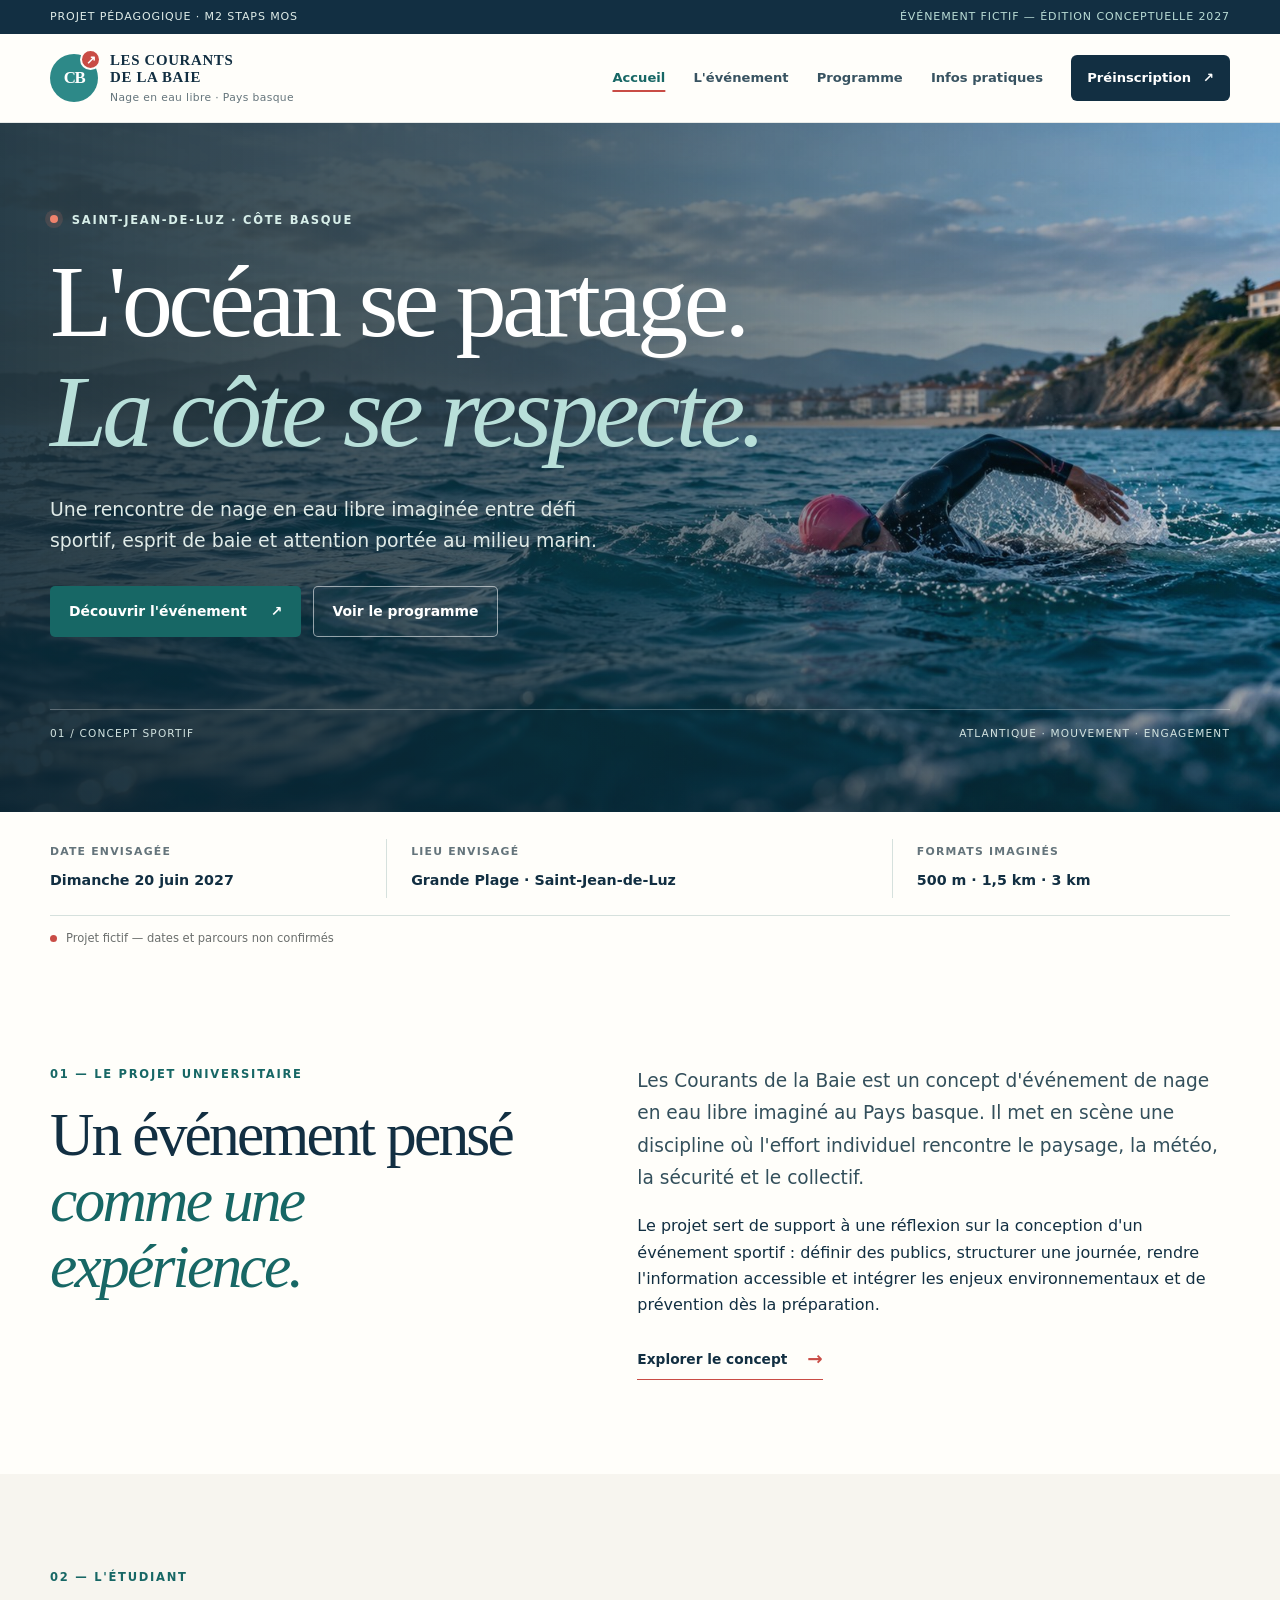
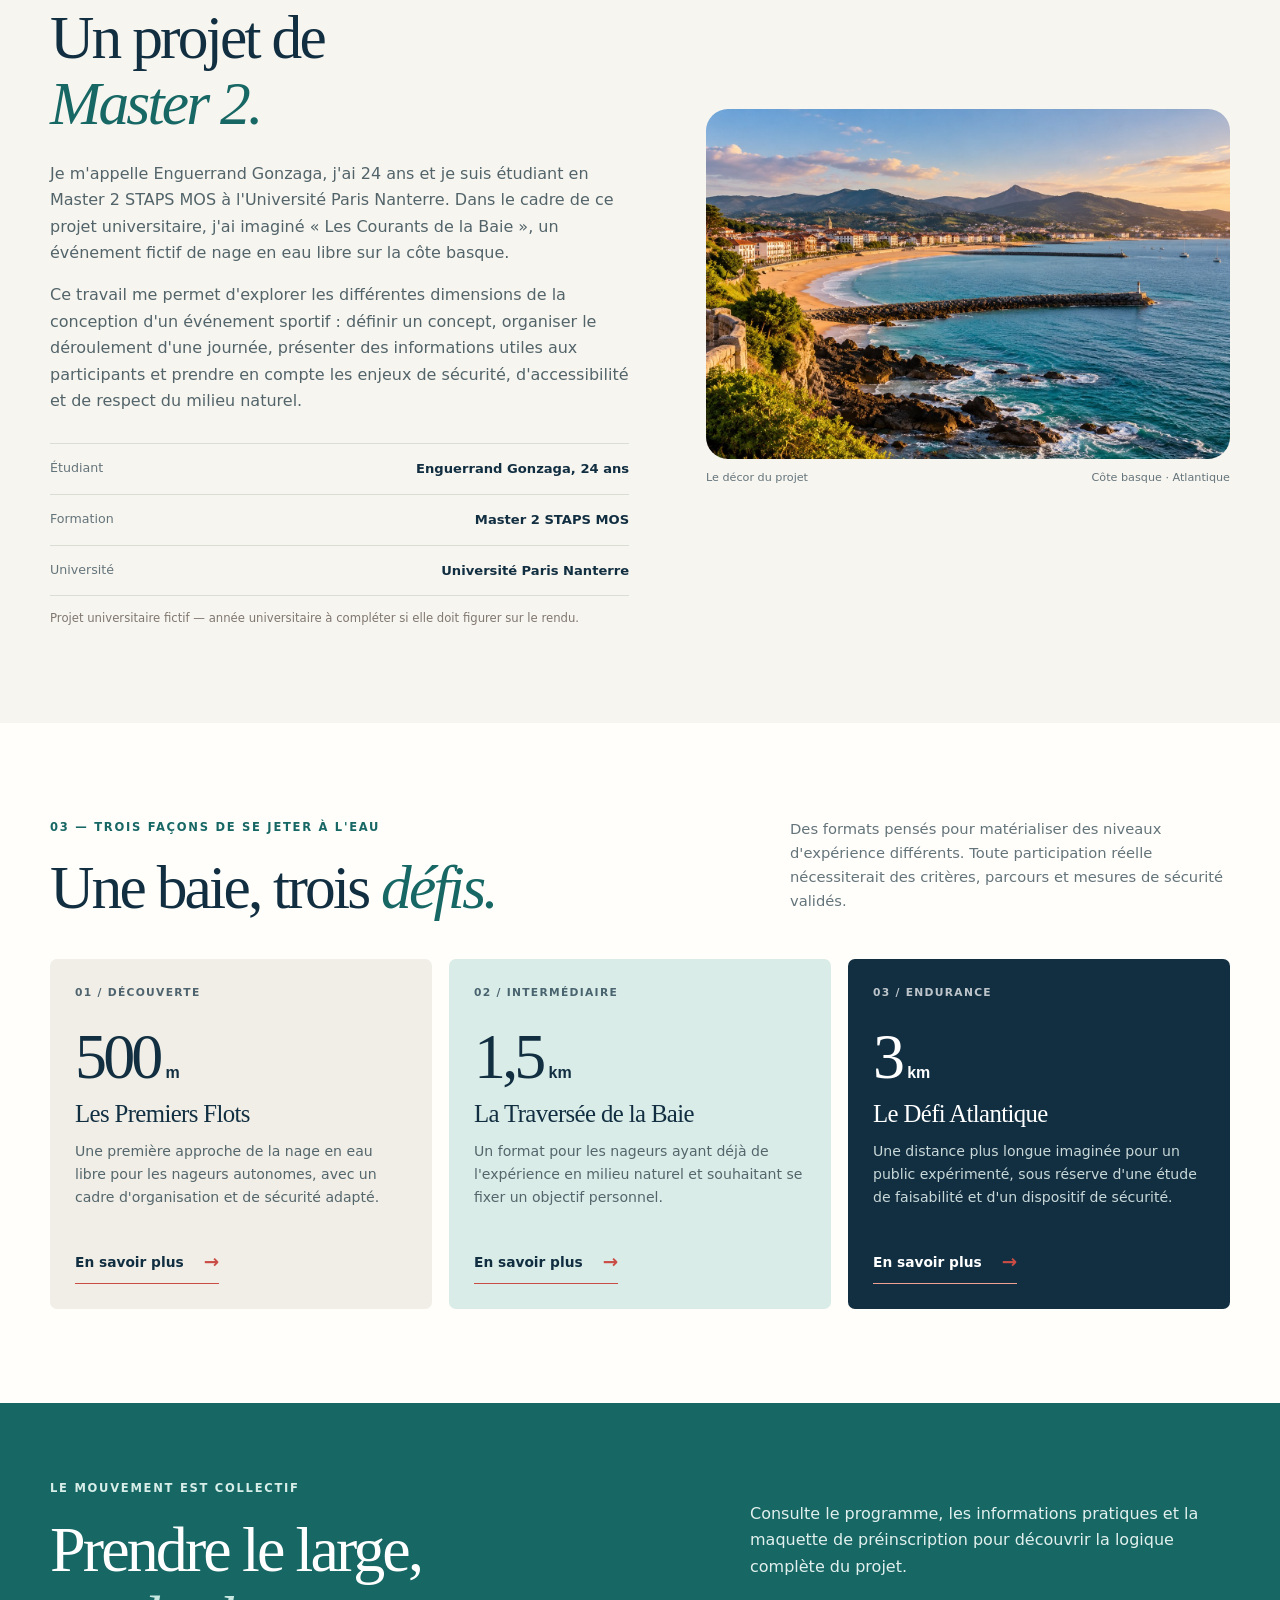
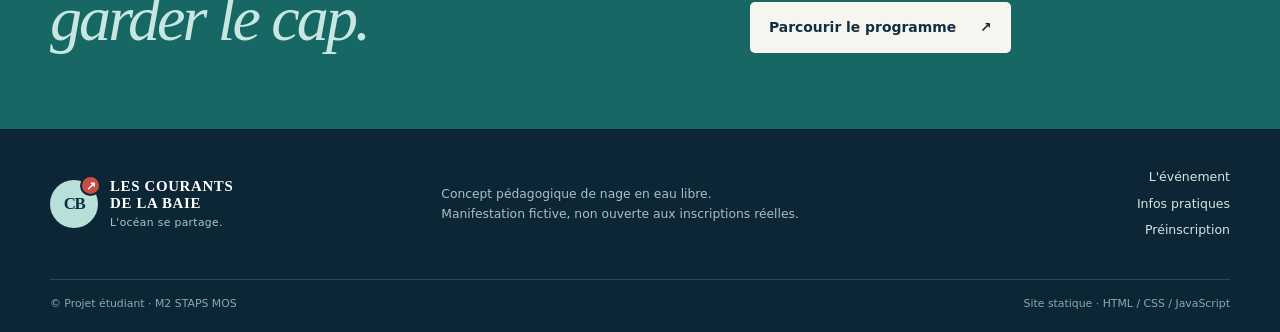
<file: index.html>
<!doctype html>
<html lang="fr">
<head>
  <meta charset="utf-8">
  <meta name="viewport" content="width=device-width, initial-scale=1">
  <meta name="description" content="Les Courants de la Baie : un concept pédagogique de nage en eau libre imaginé sur la côte basque dans le cadre d'un projet M2 STAPS MOS.">
  <title>Les Courants de la Baie — Accueil</title>
  <link rel="stylesheet" href="style.css">
  <script src="script.js" defer></script>
</head>
<body>
  <a class="skip-link" href="#contenu">Aller au contenu</a>
  <div class="topline"><span>Projet pédagogique · M2 STAPS MOS</span><span>Événement fictif — édition conceptuelle 2027</span></div>
  <header class="site-header">
    <a class="brand" href="index.html" aria-label="Les Courants de la Baie, accueil">
      <span class="brand-mark" aria-hidden="true">CB<span>↗</span></span>
      <span class="brand-copy"><strong>LES COURANTS<br>DE LA BAIE</strong><small>Nage en eau libre · Pays basque</small></span>
    </a>
    <button class="nav-toggle" type="button" aria-expanded="false" aria-controls="navigation-principale"><span></span><span></span><span></span><span class="sr-only">Ouvrir le menu</span></button>
    <nav class="main-nav" id="navigation-principale" aria-label="Navigation principale">
      <a href="index.html" aria-current="page">Accueil</a>
      <a href="evenement.html">L'événement</a>
      <a href="programme.html">Programme</a>
      <a href="infos-pratiques.html">Infos pratiques</a>
      <a class="nav-cta" href="inscriptions.html">Préinscription <span aria-hidden="true">↗</span></a>
    </nav>
  </header>

  <main id="contenu">
    <section class="hero hero-home">
      <img class="hero-image" src="./images/nageur-atlantique.jpg" alt="Nageur en eau libre dans l'océan, devant une côte montagneuse au soleil levant">
      <div class="hero-scrim"></div>
      <div class="hero-content container">
        <p class="eyebrow eyebrow-light"><span class="eyebrow-dot"></span> Saint-Jean-de-Luz · Côte basque</p>
        <h1>L'océan se partage.<br><em>La côte se respecte.</em></h1>
        <p class="hero-intro">Une rencontre de nage en eau libre imaginée entre défi sportif, esprit de baie et attention portée au milieu marin.</p>
        <div class="button-row">
          <a class="button button-primary" href="evenement.html">Découvrir l'événement <span aria-hidden="true">↗</span></a>
          <a class="button button-ghost" href="programme.html">Voir le programme</a>
        </div>
        <div class="hero-footnote"><span>01 / CONCEPT SPORTIF</span><span>Atlantique · mouvement · engagement</span></div>
      </div>
    </section>

    <section class="event-strip container" aria-label="Informations principales">
      <div class="strip-item"><span class="strip-label">Date envisagée</span><strong>Dimanche 20 juin 2027</strong></div>
      <div class="strip-item"><span class="strip-label">Lieu envisagé</span><strong>Grande Plage · Saint-Jean-de-Luz</strong></div>
      <div class="strip-item"><span class="strip-label">Formats imaginés</span><strong>500 m · 1,5 km · 3 km</strong></div>
      <div class="strip-note"><span class="status-dot"></span> Projet fictif — dates et parcours non confirmés</div>
    </section>

    <section class="section container section-intro">
      <div class="section-heading">
        <p class="eyebrow">01 — Le projet universitaire</p>
        <h2>Un événement pensé<br><em>comme une expérience.</em></h2>
      </div>
      <div class="intro-copy">
        <p class="lead">Les Courants de la Baie est un concept d'événement de nage en eau libre imaginé au Pays basque. Il met en scène une discipline où l'effort individuel rencontre le paysage, la météo, la sécurité et le collectif.</p>
        <p>Le projet sert de support à une réflexion sur la conception d'un événement sportif : définir des publics, structurer une journée, rendre l'information accessible et intégrer les enjeux environnementaux et de prévention dès la préparation.</p>
        <a class="text-link" href="evenement.html">Explorer le concept <span aria-hidden="true">→</span></a>
      </div>
    </section>

    <section class="section section-muted">
      <div class="container profile-grid">
        <div class="profile-panel">
          <p class="eyebrow">02 — L'étudiant</p>
          <h2>Un projet de<br><em>Master 2.</em></h2>
          <p>Je m'appelle Enguerrand Gonzaga, j'ai 24 ans et je suis étudiant en Master 2 STAPS MOS à l'Université Paris Nanterre. Dans le cadre de ce projet universitaire, j'ai imaginé « Les Courants de la Baie », un événement fictif de nage en eau libre sur la côte basque.</p>
          <p>Ce travail me permet d'explorer les différentes dimensions de la conception d'un événement sportif : définir un concept, organiser le déroulement d'une journée, présenter des informations utiles aux participants et prendre en compte les enjeux de sécurité, d'accessibilité et de respect du milieu naturel.</p>
          <div class="student-fields">
            <div><span>Étudiant</span><strong>Enguerrand Gonzaga, 24 ans</strong></div>
            <div><span>Formation</span><strong>Master 2 STAPS MOS</strong></div>
            <div><span>Université</span><strong>Université Paris Nanterre</strong></div>
          </div>
          <p class="micro-note">Projet universitaire fictif — année universitaire à compléter si elle doit figurer sur le rendu.</p>
        </div>
        <figure class="profile-visual">
          <img src="./images/baie-basque.jpg" alt="Baie littorale aux maisons blanches, plage, digue et montagnes à l'horizon">
          <figcaption><span>Le décor du projet</span><span>Côte basque · Atlantique</span></figcaption>
        </figure>
      </div>
    </section>

    <section class="section container">
      <div class="section-heading section-heading-wide">
        <div><p class="eyebrow">03 — Trois façons de se jeter à l'eau</p><h2>Une baie, trois <em>défis.</em></h2></div>
        <p>Des formats pensés pour matérialiser des niveaux d'expérience différents. Toute participation réelle nécessiterait des critères, parcours et mesures de sécurité validés.</p>
      </div>
      <div class="distance-grid">
        <article class="distance-card distance-card-light"><span class="card-index">01 / DÉCOUVERTE</span><p class="distance">500<span>m</span></p><h3>Les Premiers Flots</h3><p>Une première approche de la nage en eau libre pour les nageurs autonomes, avec un cadre d'organisation et de sécurité adapté.</p><a class="text-link" href="evenement.html#formats">En savoir plus <span aria-hidden="true">→</span></a></article>
        <article class="distance-card distance-card-teal"><span class="card-index">02 / INTERMÉDIAIRE</span><p class="distance">1,5<span>km</span></p><h3>La Traversée de la Baie</h3><p>Un format pour les nageurs ayant déjà de l'expérience en milieu naturel et souhaitant se fixer un objectif personnel.</p><a class="text-link" href="evenement.html#formats">En savoir plus <span aria-hidden="true">→</span></a></article>
        <article class="distance-card distance-card-dark"><span class="card-index">03 / ENDURANCE</span><p class="distance">3<span>km</span></p><h3>Le Défi Atlantique</h3><p>Une distance plus longue imaginée pour un public expérimenté, sous réserve d'une étude de faisabilité et d'un dispositif de sécurité.</p><a class="text-link text-link-light" href="evenement.html#formats">En savoir plus <span aria-hidden="true">→</span></a></article>
      </div>
    </section>

    <section class="closing-band">
      <div class="container closing-content"><div><p class="eyebrow eyebrow-light">Le mouvement est collectif</p><h2>Prendre le large,<br><em>garder le cap.</em></h2></div><div><p>Consulte le programme, les informations pratiques et la maquette de préinscription pour découvrir la logique complète du projet.</p><a class="button button-light" href="programme.html">Parcourir le programme <span aria-hidden="true">↗</span></a></div></div>
    </section>
  </main>
  <footer class="site-footer"><div class="container footer-main"><a class="brand brand-footer" href="index.html"><span class="brand-mark" aria-hidden="true">CB<span>↗</span></span><span class="brand-copy"><strong>LES COURANTS<br>DE LA BAIE</strong><small>L'océan se partage.</small></span></a><p>Concept pédagogique de nage en eau libre.<br>Manifestation fictive, non ouverte aux inscriptions réelles.</p><nav aria-label="Navigation de pied de page"><a href="evenement.html">L'événement</a><a href="infos-pratiques.html">Infos pratiques</a><a href="inscriptions.html">Préinscription</a></nav></div><div class="container footer-bottom"><span>© Projet étudiant · M2 STAPS MOS</span><span>Site statique · HTML / CSS / JavaScript</span></div></footer>
</body>
</html>
</file>
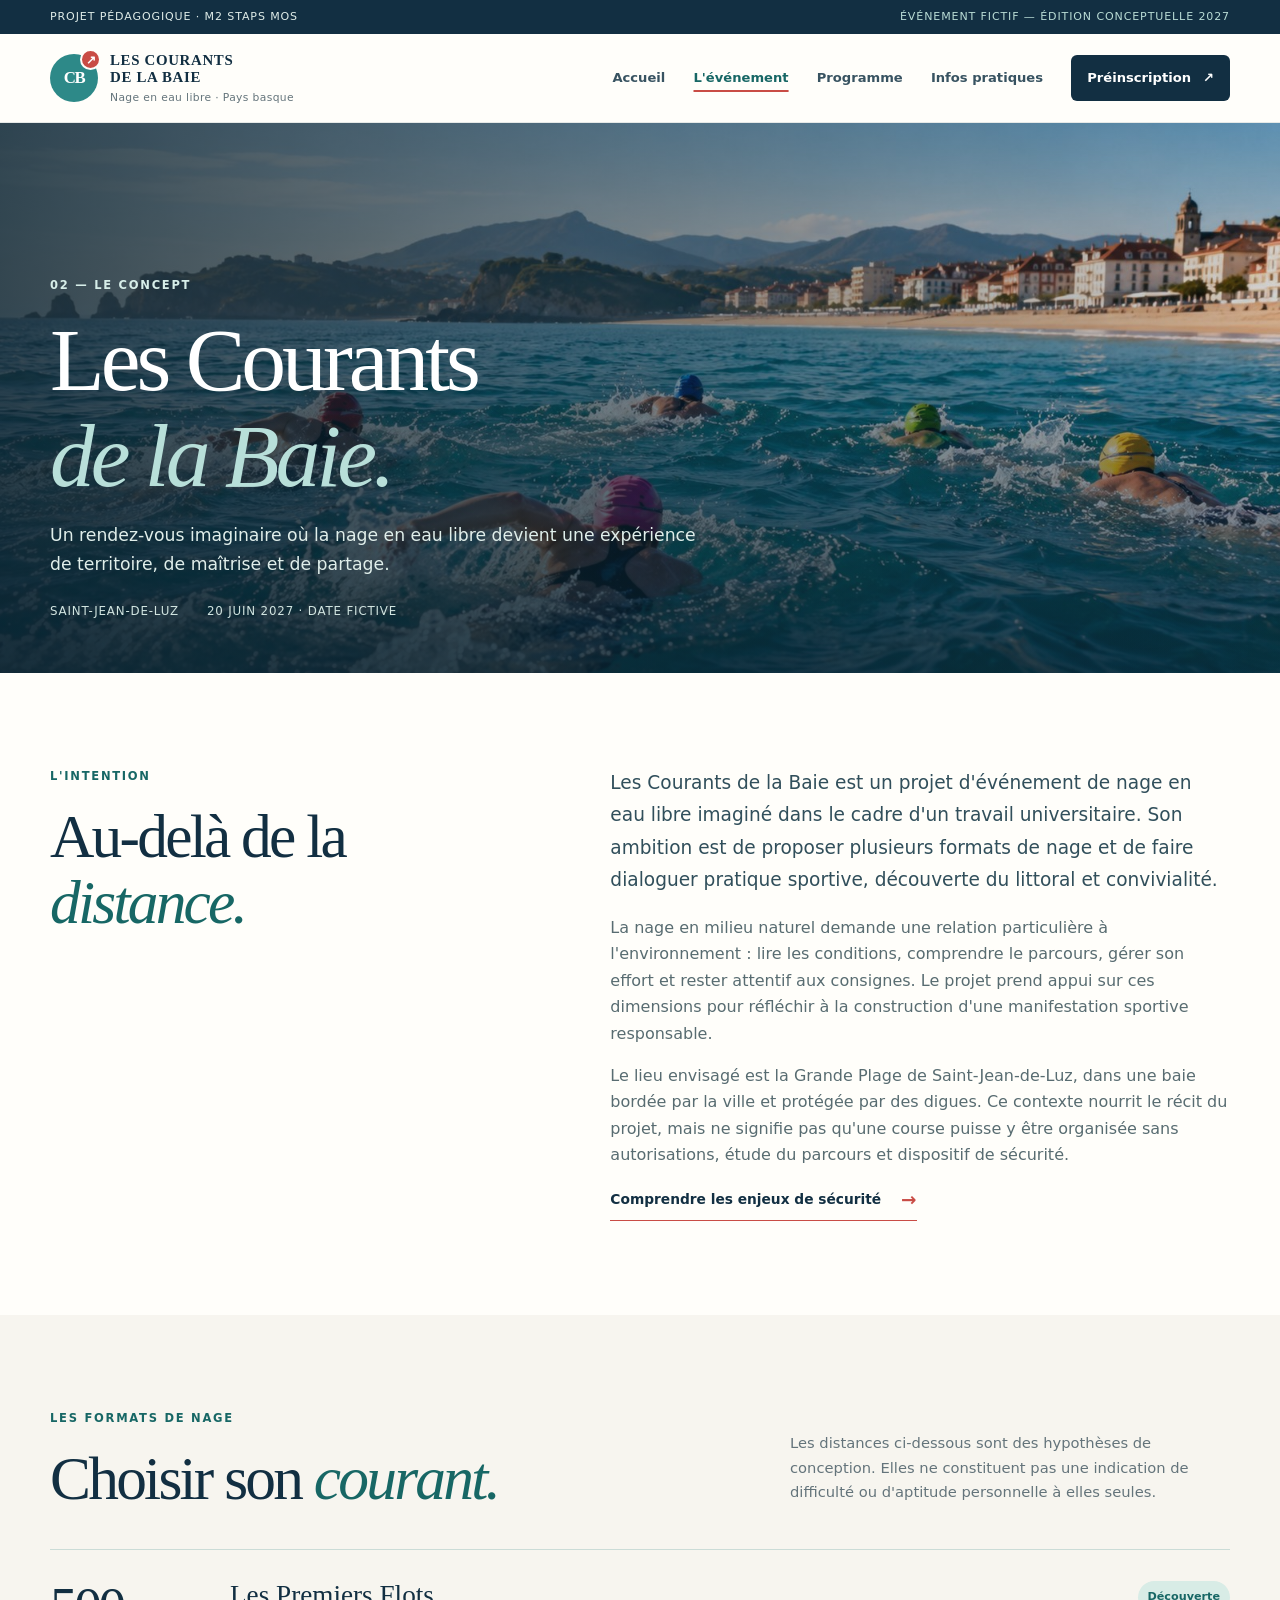
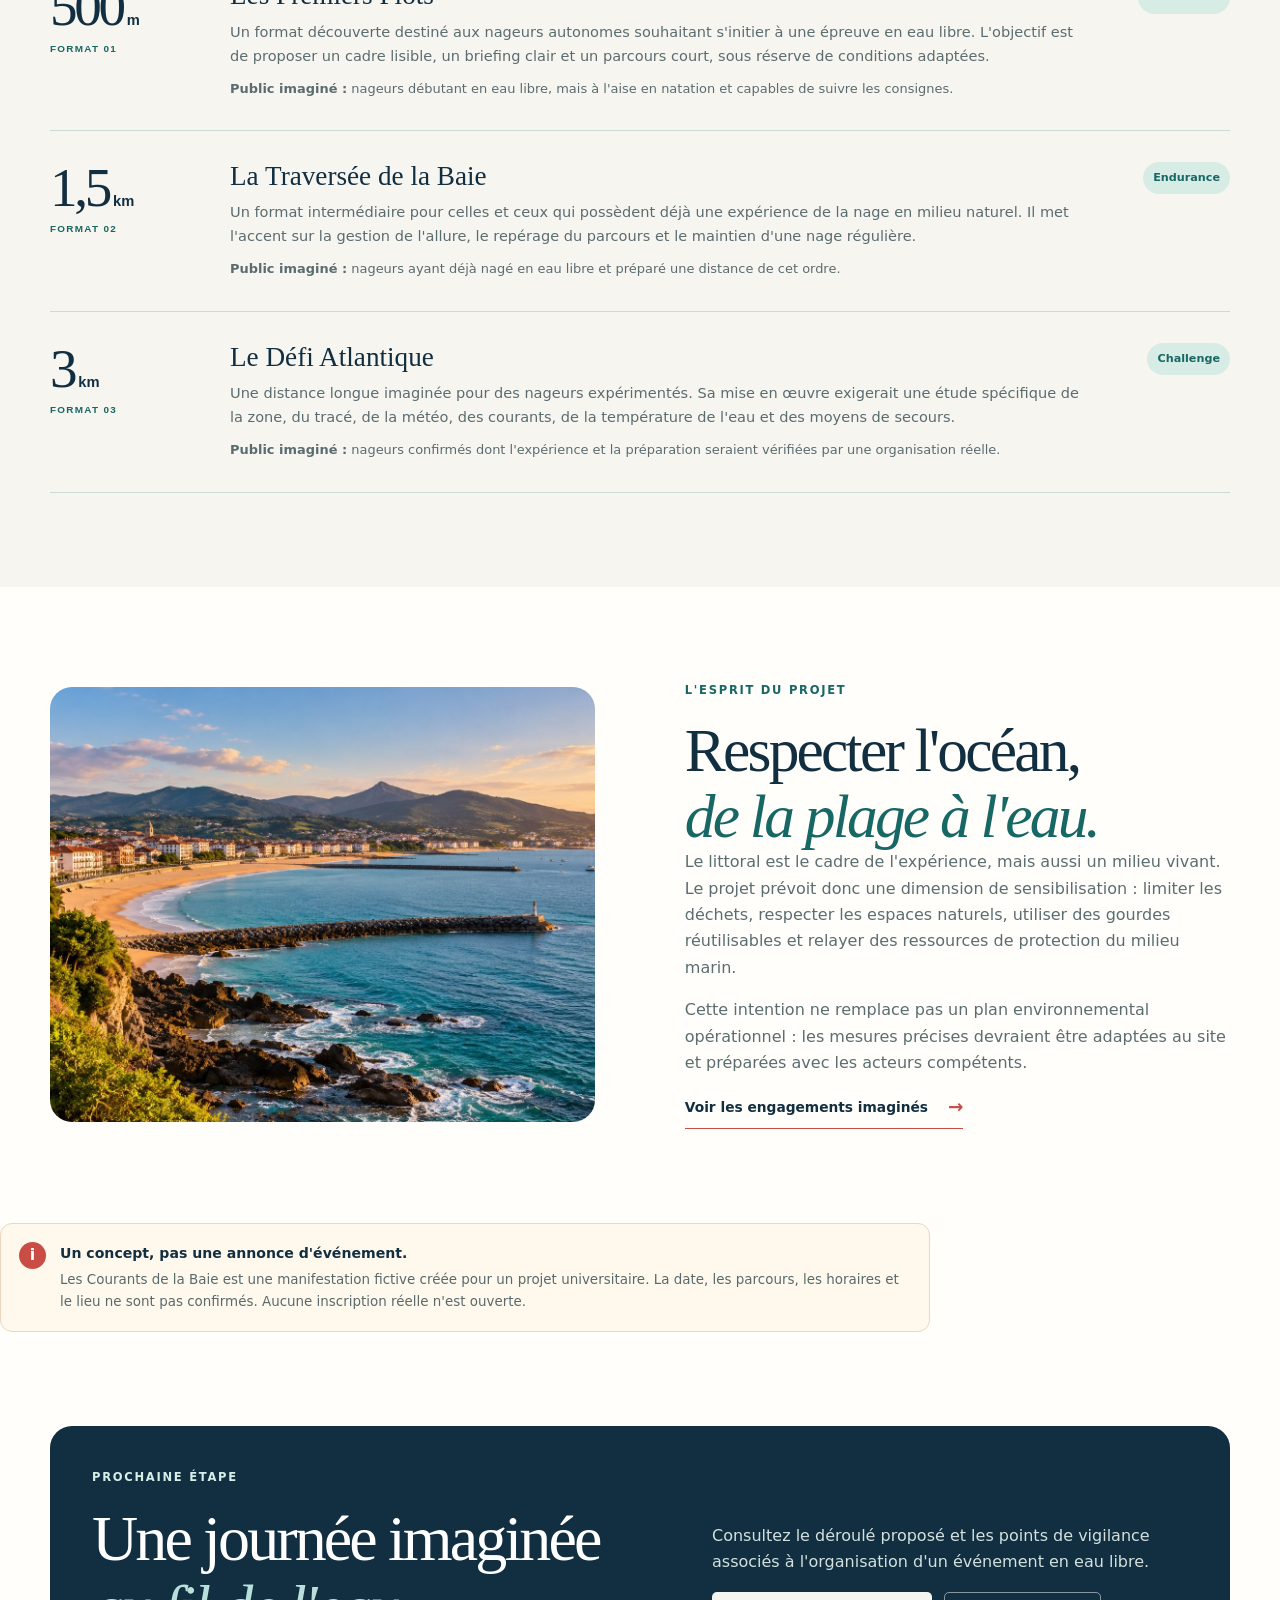
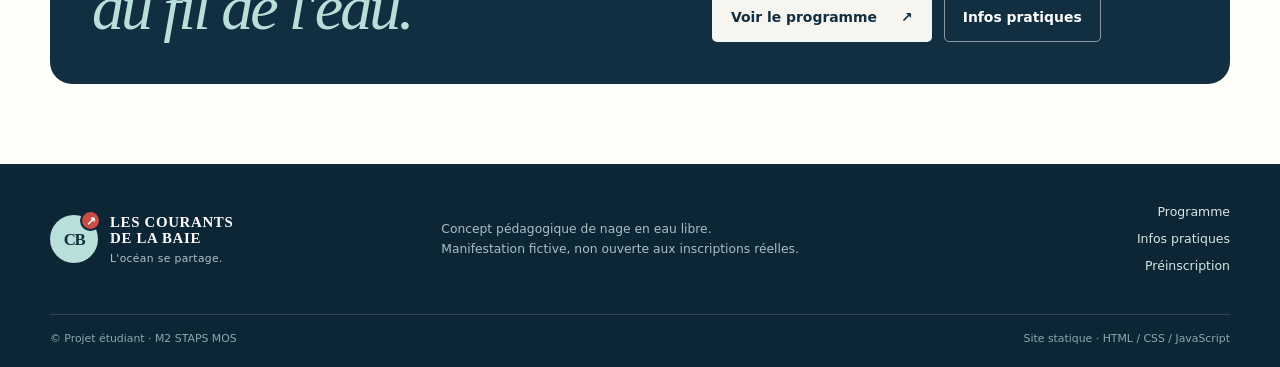
<file: evenement.html>
<!doctype html>
<html lang="fr">
<head>
  <meta charset="utf-8"><meta name="viewport" content="width=device-width, initial-scale=1">
  <meta name="description" content="Découvrez le concept des Courants de la Baie, un événement fictif de nage en eau libre sur la côte basque.">
  <title>L'événement — Les Courants de la Baie</title><link rel="stylesheet" href="style.css"><script src="script.js" defer></script>
</head>
<body>
  <a class="skip-link" href="#contenu">Aller au contenu</a><div class="topline"><span>Projet pédagogique · M2 STAPS MOS</span><span>Événement fictif — édition conceptuelle 2027</span></div>
  <header class="site-header"><a class="brand" href="index.html" aria-label="Les Courants de la Baie, accueil"><span class="brand-mark" aria-hidden="true">CB<span>↗</span></span><span class="brand-copy"><strong>LES COURANTS<br>DE LA BAIE</strong><small>Nage en eau libre · Pays basque</small></span></a><button class="nav-toggle" type="button" aria-expanded="false" aria-controls="navigation-principale"><span></span><span></span><span></span><span class="sr-only">Ouvrir le menu</span></button><nav class="main-nav" id="navigation-principale" aria-label="Navigation principale"><a href="index.html">Accueil</a><a href="evenement.html" aria-current="page">L'événement</a><a href="programme.html">Programme</a><a href="infos-pratiques.html">Infos pratiques</a><a class="nav-cta" href="inscriptions.html">Préinscription <span aria-hidden="true">↗</span></a></nav></header>
  <main id="contenu">
    <section class="page-hero page-hero-photo"><img src="./images/groupe-nageurs.jpg" alt="Groupe de nageurs en bonnet coloré traversant l'eau en direction d'une baie côtière"><div class="page-hero-overlay"></div><div class="container page-hero-content"><p class="eyebrow eyebrow-light">02 — Le concept</p><h1>Les Courants<br><em>de la Baie.</em></h1><p>Un rendez-vous imaginaire où la nage en eau libre devient une expérience de territoire, de maîtrise et de partage.</p><div class="hero-meta"><span>Saint-Jean-de-Luz</span><span>20 juin 2027 · date fictive</span></div></div></section>
    <section class="section container split-section"><div class="section-heading"><p class="eyebrow">L'intention</p><h2>Au-delà de la<br><em>distance.</em></h2></div><div class="rich-copy"><p class="lead">Les Courants de la Baie est un projet d'événement de nage en eau libre imaginé dans le cadre d'un travail universitaire. Son ambition est de proposer plusieurs formats de nage et de faire dialoguer pratique sportive, découverte du littoral et convivialité.</p><p>La nage en milieu naturel demande une relation particulière à l'environnement : lire les conditions, comprendre le parcours, gérer son effort et rester attentif aux consignes. Le projet prend appui sur ces dimensions pour réfléchir à la construction d'une manifestation sportive responsable.</p><p>Le lieu envisagé est la Grande Plage de Saint-Jean-de-Luz, dans une baie bordée par la ville et protégée par des digues. Ce contexte nourrit le récit du projet, mais ne signifie pas qu'une course puisse y être organisée sans autorisations, étude du parcours et dispositif de sécurité.</p><a class="text-link" href="infos-pratiques.html">Comprendre les enjeux de sécurité <span aria-hidden="true">→</span></a></div></section>
    <section class="section section-muted" id="formats"><div class="container"><div class="section-heading section-heading-wide"><div><p class="eyebrow">Les formats de nage</p><h2>Choisir son <em>courant.</em></h2></div><p>Les distances ci-dessous sont des hypothèses de conception. Elles ne constituent pas une indication de difficulté ou d'aptitude personnelle à elles seules.</p></div>
      <div class="format-list">
        <article class="format-row"><div class="format-distance">500<span>m</span><small>FORMAT 01</small></div><div class="format-text"><h3>Les Premiers Flots</h3><p>Un format découverte destiné aux nageurs autonomes souhaitant s'initier à une épreuve en eau libre. L'objectif est de proposer un cadre lisible, un briefing clair et un parcours court, sous réserve de conditions adaptées.</p><p class="format-audience"><strong>Public imaginé :</strong> nageurs débutant en eau libre, mais à l'aise en natation et capables de suivre les consignes.</p></div><span class="format-tag">Découverte</span></article>
        <article class="format-row"><div class="format-distance">1,5<span>km</span><small>FORMAT 02</small></div><div class="format-text"><h3>La Traversée de la Baie</h3><p>Un format intermédiaire pour celles et ceux qui possèdent déjà une expérience de la nage en milieu naturel. Il met l'accent sur la gestion de l'allure, le repérage du parcours et le maintien d'une nage régulière.</p><p class="format-audience"><strong>Public imaginé :</strong> nageurs ayant déjà nagé en eau libre et préparé une distance de cet ordre.</p></div><span class="format-tag">Endurance</span></article>
        <article class="format-row"><div class="format-distance">3<span>km</span><small>FORMAT 03</small></div><div class="format-text"><h3>Le Défi Atlantique</h3><p>Une distance longue imaginée pour des nageurs expérimentés. Sa mise en œuvre exigerait une étude spécifique de la zone, du tracé, de la météo, des courants, de la température de l'eau et des moyens de secours.</p><p class="format-audience"><strong>Public imaginé :</strong> nageurs confirmés dont l'expérience et la préparation seraient vérifiées par une organisation réelle.</p></div><span class="format-tag">Challenge</span></article>
      </div>
    </div></section>
    <section class="section container eco-grid"><figure class="eco-image"><img src="./images/baie-basque.jpg" alt="Vue panoramique d'une baie avec plage, digue, maisons et reliefs côtiers"></figure><div class="eco-copy"><p class="eyebrow">L'esprit du projet</p><h2>Respecter l'océan,<br><em>de la plage à l'eau.</em></h2><p>Le littoral est le cadre de l'expérience, mais aussi un milieu vivant. Le projet prévoit donc une dimension de sensibilisation : limiter les déchets, respecter les espaces naturels, utiliser des gourdes réutilisables et relayer des ressources de protection du milieu marin.</p><p>Cette intention ne remplace pas un plan environnemental opérationnel : les mesures précises devraient être adaptées au site et préparées avec les acteurs compétents.</p><a class="text-link" href="infos-pratiques.html#environnement">Voir les engagements imaginés <span aria-hidden="true">→</span></a></div></section>
    <section class="section narrow-section"><div class="notice notice-warm"><span class="notice-icon" aria-hidden="true">i</span><div><strong>Un concept, pas une annonce d'événement.</strong><p>Les Courants de la Baie est une manifestation fictive créée pour un projet universitaire. La date, les parcours, les horaires et le lieu ne sont pas confirmés. Aucune inscription réelle n'est ouverte.</p></div></div></section>
    <section class="section container cta-panel"><div><p class="eyebrow eyebrow-light">Prochaine étape</p><h2>Une journée imaginée<br><em>au fil de l'eau.</em></h2></div><div class="cta-panel-copy"><p>Consultez le déroulé proposé et les points de vigilance associés à l'organisation d'un événement en eau libre.</p><div class="button-row"><a class="button button-light" href="programme.html">Voir le programme <span aria-hidden="true">↗</span></a><a class="button button-outline-light" href="infos-pratiques.html">Infos pratiques</a></div></div></section>
  </main>
  <footer class="site-footer"><div class="container footer-main"><a class="brand brand-footer" href="index.html"><span class="brand-mark" aria-hidden="true">CB<span>↗</span></span><span class="brand-copy"><strong>LES COURANTS<br>DE LA BAIE</strong><small>L'océan se partage.</small></span></a><p>Concept pédagogique de nage en eau libre.<br>Manifestation fictive, non ouverte aux inscriptions réelles.</p><nav aria-label="Navigation de pied de page"><a href="programme.html">Programme</a><a href="infos-pratiques.html">Infos pratiques</a><a href="inscriptions.html">Préinscription</a></nav></div><div class="container footer-bottom"><span>© Projet étudiant · M2 STAPS MOS</span><span>Site statique · HTML / CSS / JavaScript</span></div></footer>
</body>
</html>
</file>
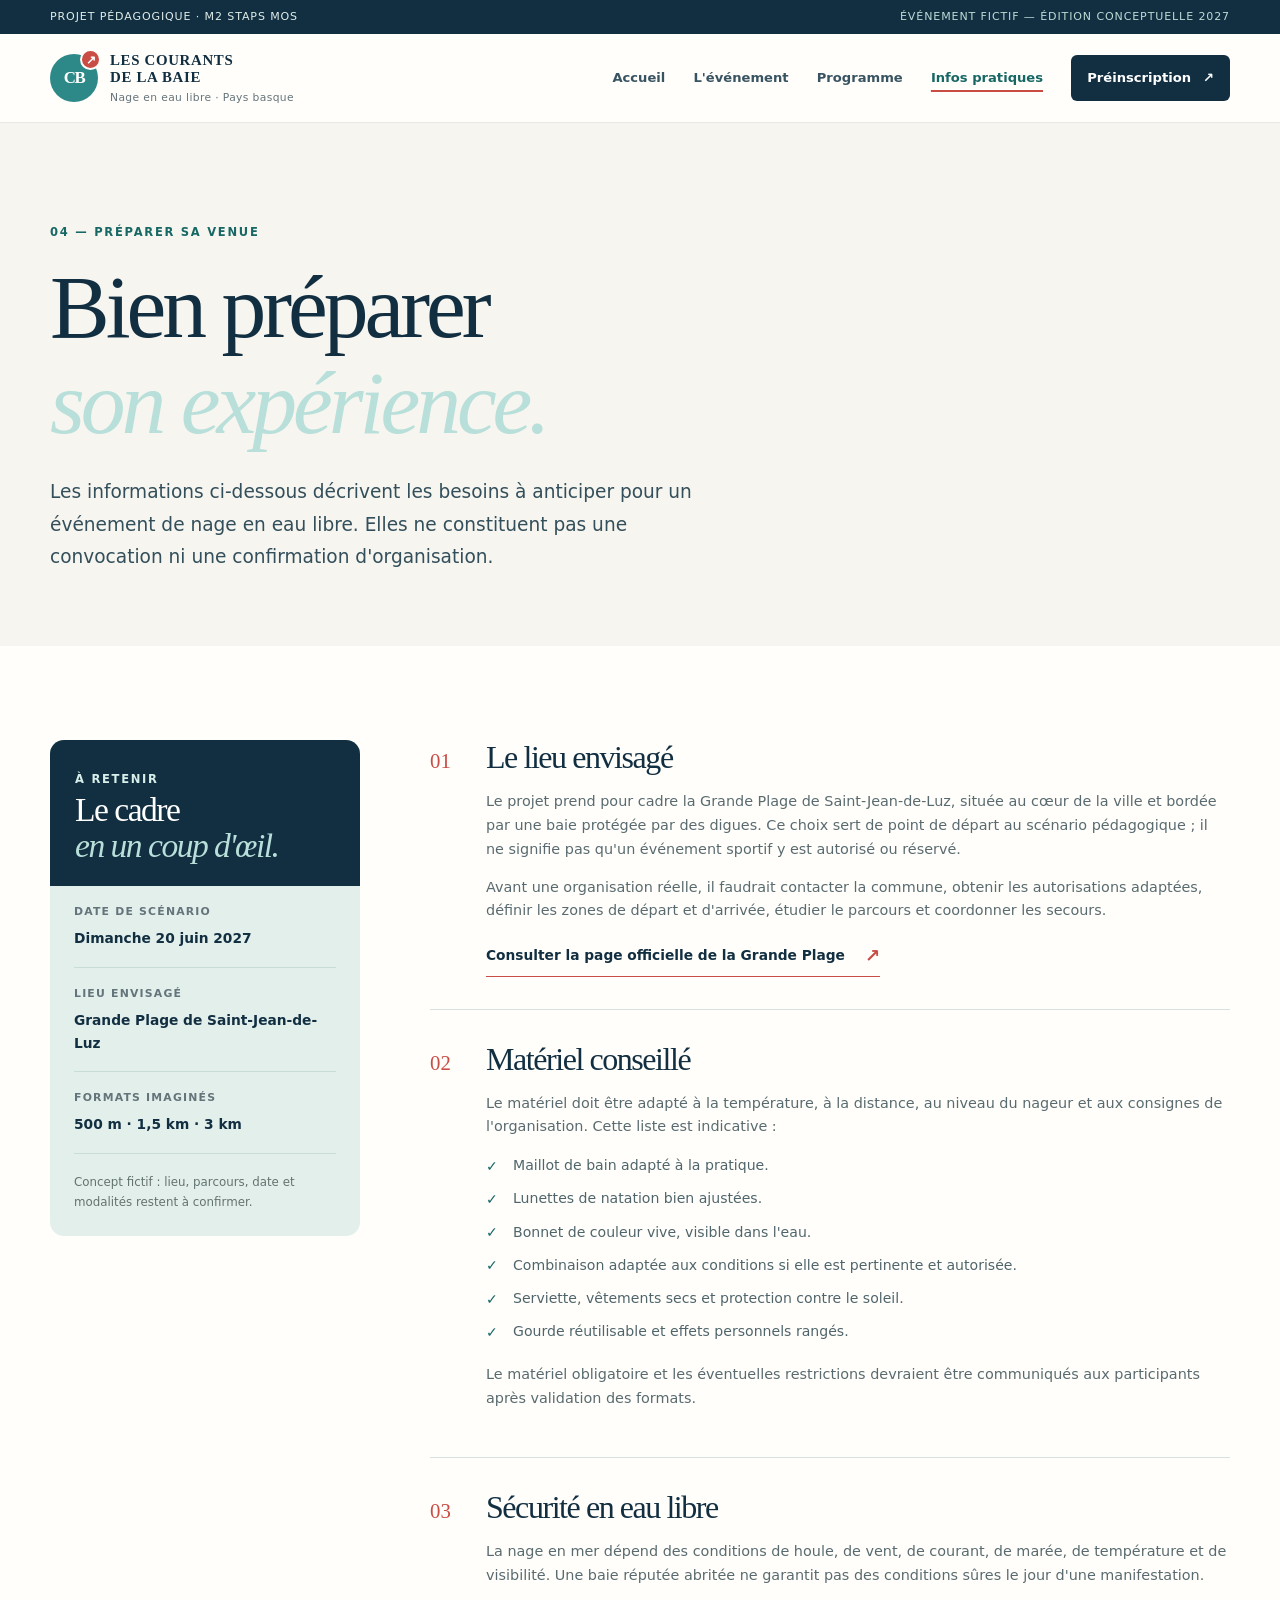
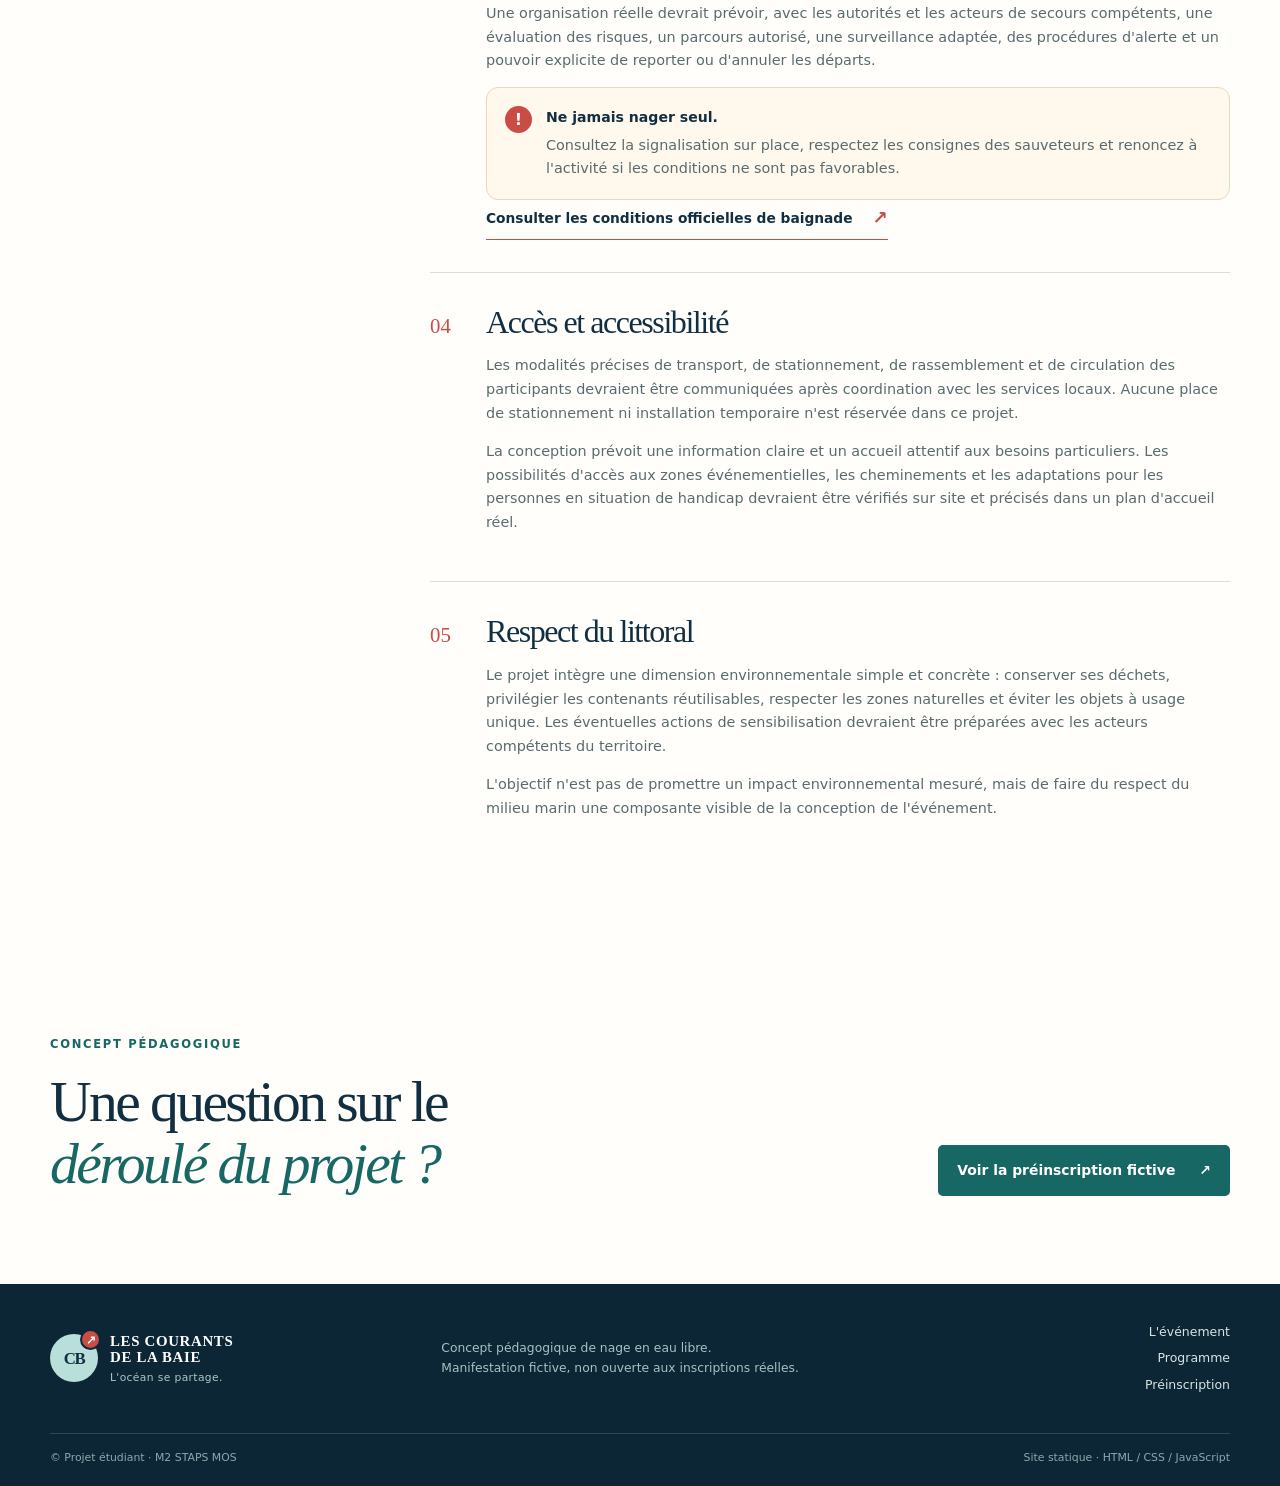
<file: infos-pratiques.html>
<!doctype html>
<html lang="fr">
<head><meta charset="utf-8"><meta name="viewport" content="width=device-width, initial-scale=1"><meta name="description" content="Informations pratiques, matériel, sécurité et environnement pour le concept fictif Les Courants de la Baie."><title>Informations pratiques — Les Courants de la Baie</title><link rel="stylesheet" href="style.css"><script src="script.js" defer></script></head>
<body>
<a class="skip-link" href="#contenu">Aller au contenu</a><div class="topline"><span>Projet pédagogique · M2 STAPS MOS</span><span>Événement fictif — édition conceptuelle 2027</span></div>
<header class="site-header"><a class="brand" href="index.html" aria-label="Les Courants de la Baie, accueil"><span class="brand-mark" aria-hidden="true">CB<span>↗</span></span><span class="brand-copy"><strong>LES COURANTS<br>DE LA BAIE</strong><small>Nage en eau libre · Pays basque</small></span></a><button class="nav-toggle" type="button" aria-expanded="false" aria-controls="navigation-principale"><span></span><span></span><span></span><span class="sr-only">Ouvrir le menu</span></button><nav class="main-nav" id="navigation-principale" aria-label="Navigation principale"><a href="index.html">Accueil</a><a href="evenement.html">L'événement</a><a href="programme.html">Programme</a><a href="infos-pratiques.html" aria-current="page">Infos pratiques</a><a class="nav-cta" href="inscriptions.html">Préinscription <span aria-hidden="true">↗</span></a></nav></header>
<main id="contenu">
  <section class="inner-hero inner-hero-compact"><div class="container"><p class="eyebrow">04 — Préparer sa venue</p><h1>Bien préparer<br><em>son expérience.</em></h1><p class="lead">Les informations ci-dessous décrivent les besoins à anticiper pour un événement de nage en eau libre. Elles ne constituent pas une convocation ni une confirmation d'organisation.</p></div></section>
  <section class="section container practical-layout"><aside class="practical-summary"><div class="summary-top"><span class="eyebrow eyebrow-light">À retenir</span><h2>Le cadre<br><em>en un coup d'œil.</em></h2></div><div class="summary-item"><span>Date de scénario</span><strong>Dimanche 20 juin 2027</strong></div><div class="summary-item"><span>Lieu envisagé</span><strong>Grande Plage de Saint-Jean-de-Luz</strong></div><div class="summary-item"><span>Formats imaginés</span><strong>500 m · 1,5 km · 3 km</strong></div><p class="summary-disclaimer">Concept fictif : lieu, parcours, date et modalités restent à confirmer.</p></aside>
    <div class="practical-content">
      <section class="info-block"><span class="info-number">01</span><div><h2>Le lieu envisagé</h2><p>Le projet prend pour cadre la Grande Plage de Saint-Jean-de-Luz, située au cœur de la ville et bordée par une baie protégée par des digues. Ce choix sert de point de départ au scénario pédagogique ; il ne signifie pas qu'un événement sportif y est autorisé ou réservé.</p><p>Avant une organisation réelle, il faudrait contacter la commune, obtenir les autorisations adaptées, définir les zones de départ et d'arrivée, étudier le parcours et coordonner les secours.</p><a class="text-link" href="https://www.saint-jean-de-luz.com/activites-et-loisirs/les-plages-protegees-de-la-cote-basque/la-grande-plage-de-saint-jean-de-luz/" target="_blank" rel="noopener noreferrer">Consulter la page officielle de la Grande Plage <span aria-hidden="true">↗</span></a></div></section>
      <section class="info-block"><span class="info-number">02</span><div><h2>Matériel conseillé</h2><p>Le matériel doit être adapté à la température, à la distance, au niveau du nageur et aux consignes de l'organisation. Cette liste est indicative :</p><ul class="check-list"><li>Maillot de bain adapté à la pratique.</li><li>Lunettes de natation bien ajustées.</li><li>Bonnet de couleur vive, visible dans l'eau.</li><li>Combinaison adaptée aux conditions si elle est pertinente et autorisée.</li><li>Serviette, vêtements secs et protection contre le soleil.</li><li>Gourde réutilisable et effets personnels rangés.</li></ul><p>Le matériel obligatoire et les éventuelles restrictions devraient être communiqués aux participants après validation des formats.</p></div></section>
      <section class="info-block" id="securite"><span class="info-number">03</span><div><h2>Sécurité en eau libre</h2><p>La nage en mer dépend des conditions de houle, de vent, de courant, de marée, de température et de visibilité. Une baie réputée abritée ne garantit pas des conditions sûres le jour d'une manifestation.</p><p>Une organisation réelle devrait prévoir, avec les autorités et les acteurs de secours compétents, une évaluation des risques, un parcours autorisé, une surveillance adaptée, des procédures d'alerte et un pouvoir explicite de reporter ou d'annuler les départs.</p><div class="notice notice-warm"><span class="notice-icon" aria-hidden="true">!</span><div><strong>Ne jamais nager seul.</strong><p>Consultez la signalisation sur place, respectez les consignes des sauveteurs et renoncez à l'activité si les conditions ne sont pas favorables.</p></div></div><a class="text-link" href="https://www.saintjeandeluz.fr/fr/tourisme/plages/conditions-de-baignade-et-activites-nautiques/" target="_blank" rel="noopener noreferrer">Consulter les conditions officielles de baignade <span aria-hidden="true">↗</span></a></div></section>
      <section class="info-block"><span class="info-number">04</span><div><h2>Accès et accessibilité</h2><p>Les modalités précises de transport, de stationnement, de rassemblement et de circulation des participants devraient être communiquées après coordination avec les services locaux. Aucune place de stationnement ni installation temporaire n'est réservée dans ce projet.</p><p>La conception prévoit une information claire et un accueil attentif aux besoins particuliers. Les possibilités d'accès aux zones événementielles, les cheminements et les adaptations pour les personnes en situation de handicap devraient être vérifiés sur site et précisés dans un plan d'accueil réel.</p></div></section>
      <section class="info-block" id="environnement"><span class="info-number">05</span><div><h2>Respect du littoral</h2><p>Le projet intègre une dimension environnementale simple et concrète : conserver ses déchets, privilégier les contenants réutilisables, respecter les zones naturelles et éviter les objets à usage unique. Les éventuelles actions de sensibilisation devraient être préparées avec les acteurs compétents du territoire.</p><p>L'objectif n'est pas de promettre un impact environnemental mesuré, mais de faire du respect du milieu marin une composante visible de la conception de l'événement.</p></div></section>
    </div>
  </section>
  <section class="section container cta-line"><div><p class="eyebrow">Concept pédagogique</p><h2>Une question sur le<br><em>déroulé du projet ?</em></h2></div><a class="button button-primary" href="inscriptions.html">Voir la préinscription fictive <span aria-hidden="true">↗</span></a></section>
</main>
<footer class="site-footer"><div class="container footer-main"><a class="brand brand-footer" href="index.html"><span class="brand-mark" aria-hidden="true">CB<span>↗</span></span><span class="brand-copy"><strong>LES COURANTS<br>DE LA BAIE</strong><small>L'océan se partage.</small></span></a><p>Concept pédagogique de nage en eau libre.<br>Manifestation fictive, non ouverte aux inscriptions réelles.</p><nav aria-label="Navigation de pied de page"><a href="evenement.html">L'événement</a><a href="programme.html">Programme</a><a href="inscriptions.html">Préinscription</a></nav></div><div class="container footer-bottom"><span>© Projet étudiant · M2 STAPS MOS</span><span>Site statique · HTML / CSS / JavaScript</span></div></footer>
</body></html>
</file>
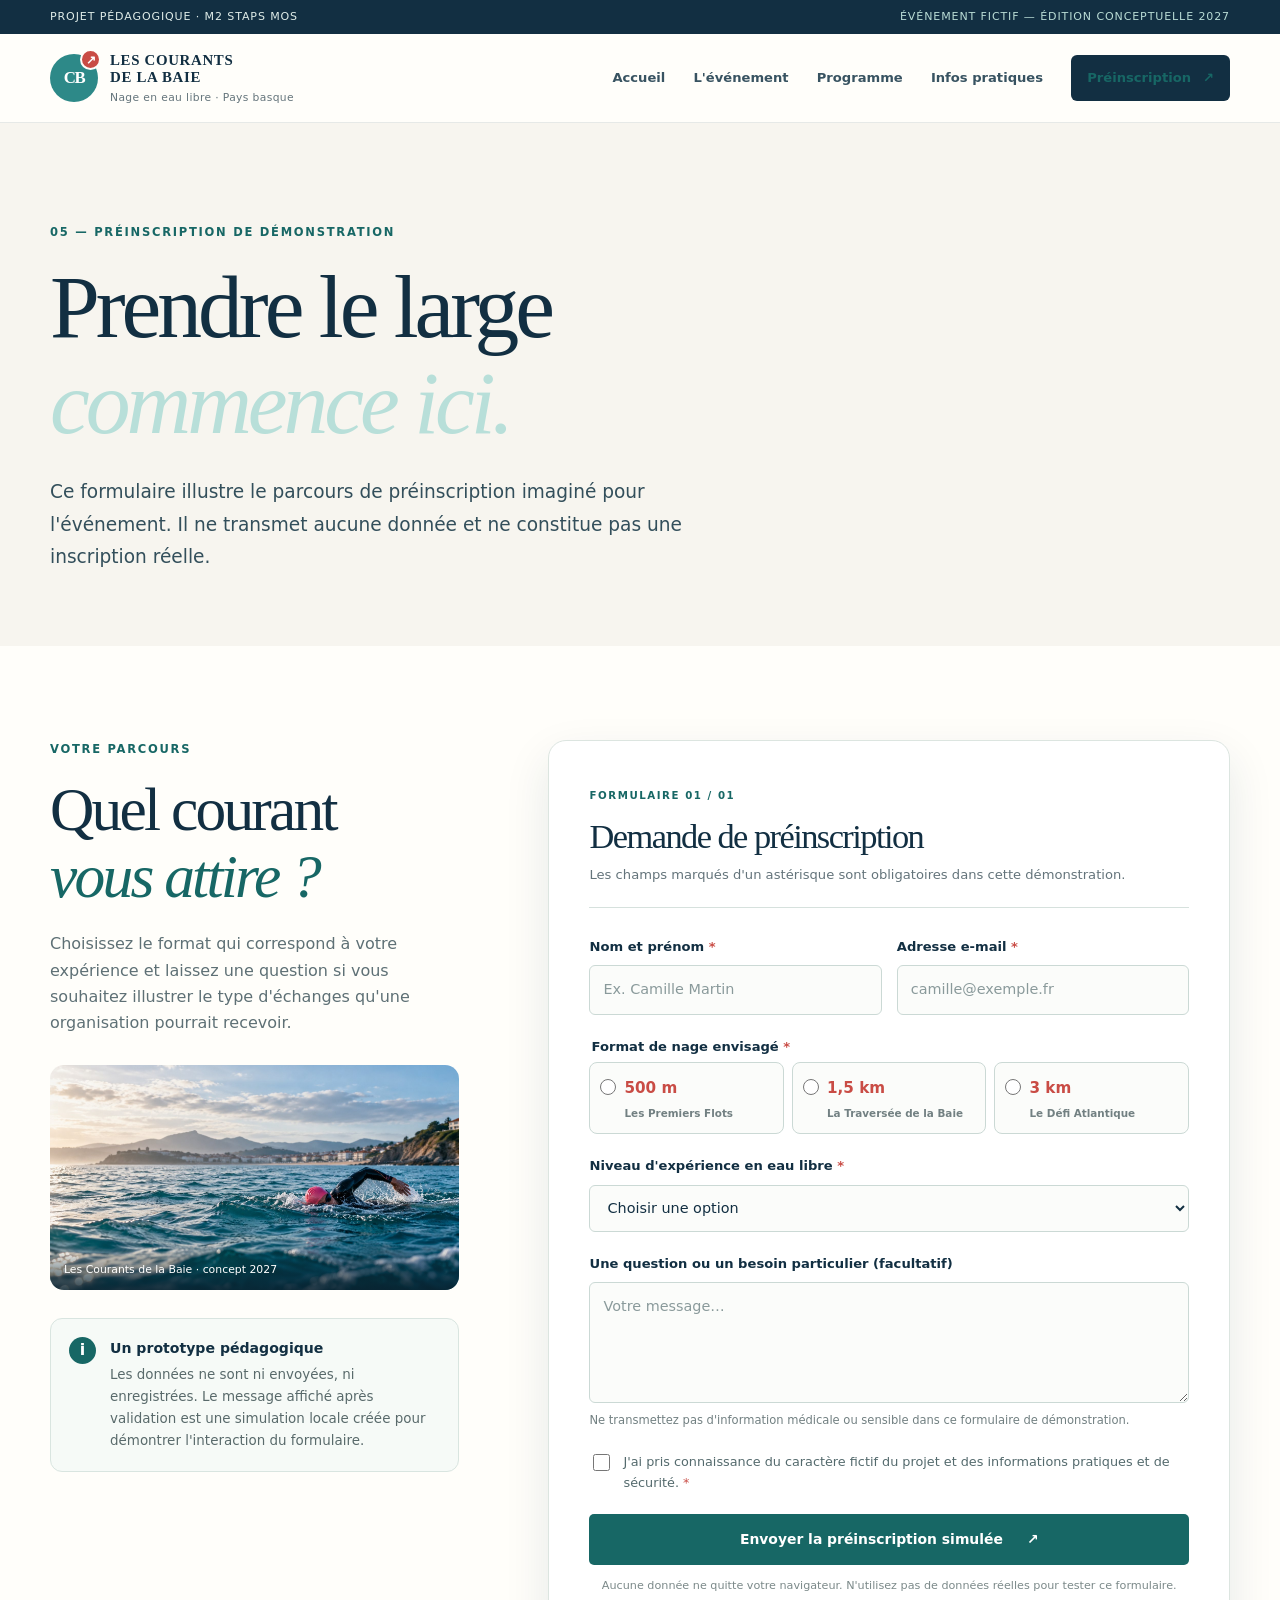
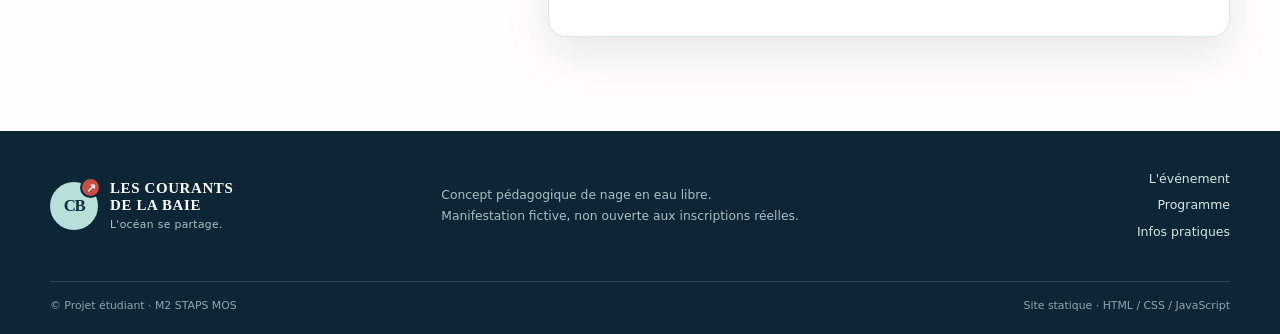
<file: inscriptions.html>
<!doctype html>
<html lang="fr">
<head><meta charset="utf-8"><meta name="viewport" content="width=device-width, initial-scale=1"><meta name="description" content="Formulaire de démonstration pour le concept pédagogique Les Courants de la Baie."><title>Préinscription — Les Courants de la Baie</title><link rel="stylesheet" href="style.css"><script src="script.js" defer></script></head>
<body>
<a class="skip-link" href="#contenu">Aller au contenu</a><div class="topline"><span>Projet pédagogique · M2 STAPS MOS</span><span>Événement fictif — édition conceptuelle 2027</span></div>
<header class="site-header"><a class="brand" href="index.html" aria-label="Les Courants de la Baie, accueil"><span class="brand-mark" aria-hidden="true">CB<span>↗</span></span><span class="brand-copy"><strong>LES COURANTS<br>DE LA BAIE</strong><small>Nage en eau libre · Pays basque</small></span></a><button class="nav-toggle" type="button" aria-expanded="false" aria-controls="navigation-principale"><span></span><span></span><span></span><span class="sr-only">Ouvrir le menu</span></button><nav class="main-nav" id="navigation-principale" aria-label="Navigation principale"><a href="index.html">Accueil</a><a href="evenement.html">L'événement</a><a href="programme.html">Programme</a><a href="infos-pratiques.html">Infos pratiques</a><a class="nav-cta" href="inscriptions.html" aria-current="page">Préinscription <span aria-hidden="true">↗</span></a></nav></header>
<main id="contenu">
  <section class="inner-hero inner-hero-compact"><div class="container"><p class="eyebrow">05 — Préinscription de démonstration</p><h1>Prendre le large<br><em>commence ici.</em></h1><p class="lead">Ce formulaire illustre le parcours de préinscription imaginé pour l'événement. Il ne transmet aucune donnée et ne constitue pas une inscription réelle.</p></div></section>
  <section class="section container form-layout">
    <div class="form-intro"><p class="eyebrow">Votre parcours</p><h2>Quel courant<br><em>vous attire ?</em></h2><p>Choisissez le format qui correspond à votre expérience et laissez une question si vous souhaitez illustrer le type d'échanges qu'une organisation pourrait recevoir.</p><div class="form-side-image"><img src="./images/nageur-atlantique.jpg" alt="Nageur en eau libre avançant dans les vagues de l'océan"><span>Les Courants de la Baie · concept 2027</span></div><div class="notice"><span class="notice-icon" aria-hidden="true">i</span><div><strong>Un prototype pédagogique</strong><p>Les données ne sont ni envoyées, ni enregistrées. Le message affiché après validation est une simulation locale créée pour démontrer l'interaction du formulaire.</p></div></div></div>
    <div class="form-card"><form id="registration-form" novalidate>
      <div class="form-heading"><span class="form-step">FORMULAIRE 01 / 01</span><h2>Demande de préinscription</h2><p>Les champs marqués d'un astérisque sont obligatoires dans cette démonstration.</p></div>
      <div class="field-row"><div class="field"><label for="fullname">Nom et prénom <span aria-hidden="true">*</span></label><input id="fullname" name="fullname" autocomplete="name" required placeholder="Ex. Camille Martin"></div><div class="field"><label for="email">Adresse e-mail <span aria-hidden="true">*</span></label><input id="email" name="email" type="email" autocomplete="email" required placeholder="camille@exemple.fr"></div></div>
      <fieldset class="field"><legend>Format de nage envisagé <span aria-hidden="true">*</span></legend><div class="radio-cards"><label class="radio-card"><input type="radio" name="format" value="500 m — Les Premiers Flots" required><span><strong>500 m</strong><small>Les Premiers Flots</small></span></label><label class="radio-card"><input type="radio" name="format" value="1,5 km — La Traversée de la Baie" required><span><strong>1,5 km</strong><small>La Traversée de la Baie</small></span></label><label class="radio-card"><input type="radio" name="format" value="3 km — Le Défi Atlantique" required><span><strong>3 km</strong><small>Le Défi Atlantique</small></span></label></div></fieldset>
      <div class="field"><label for="experience">Niveau d'expérience en eau libre <span aria-hidden="true">*</span></label><select id="experience" name="experience" required><option value="">Choisir une option</option><option>Je découvre la nage en eau libre</option><option>Je pratique occasionnellement</option><option>Je pratique régulièrement / niveau expérimenté</option></select></div>
      <div class="field"><label for="message">Une question ou un besoin particulier (facultatif)</label><textarea id="message" name="message" rows="4" placeholder="Votre message…"></textarea><small>Ne transmettez pas d'information médicale ou sensible dans ce formulaire de démonstration.</small></div>
      <label class="consent-check"><input type="checkbox" id="read-info" required><span>J'ai pris connaissance du caractère fictif du projet et des informations pratiques et de sécurité. <span aria-hidden="true">*</span></span></label>
      <button class="button button-primary button-full" type="submit">Envoyer la préinscription simulée <span aria-hidden="true">↗</span></button>
      <p class="form-privacy">Aucune donnée ne quitte votre navigateur. N'utilisez pas de données réelles pour tester ce formulaire.</p>
      <div id="form-feedback" class="form-feedback" role="status" aria-live="polite" hidden></div>
    </form></div>
  </section>
</main>
<footer class="site-footer"><div class="container footer-main"><a class="brand brand-footer" href="index.html"><span class="brand-mark" aria-hidden="true">CB<span>↗</span></span><span class="brand-copy"><strong>LES COURANTS<br>DE LA BAIE</strong><small>L'océan se partage.</small></span></a><p>Concept pédagogique de nage en eau libre.<br>Manifestation fictive, non ouverte aux inscriptions réelles.</p><nav aria-label="Navigation de pied de page"><a href="evenement.html">L'événement</a><a href="programme.html">Programme</a><a href="infos-pratiques.html">Infos pratiques</a></nav></div><div class="container footer-bottom"><span>© Projet étudiant · M2 STAPS MOS</span><span>Site statique · HTML / CSS / JavaScript</span></div></footer>
</body></html>
</file>
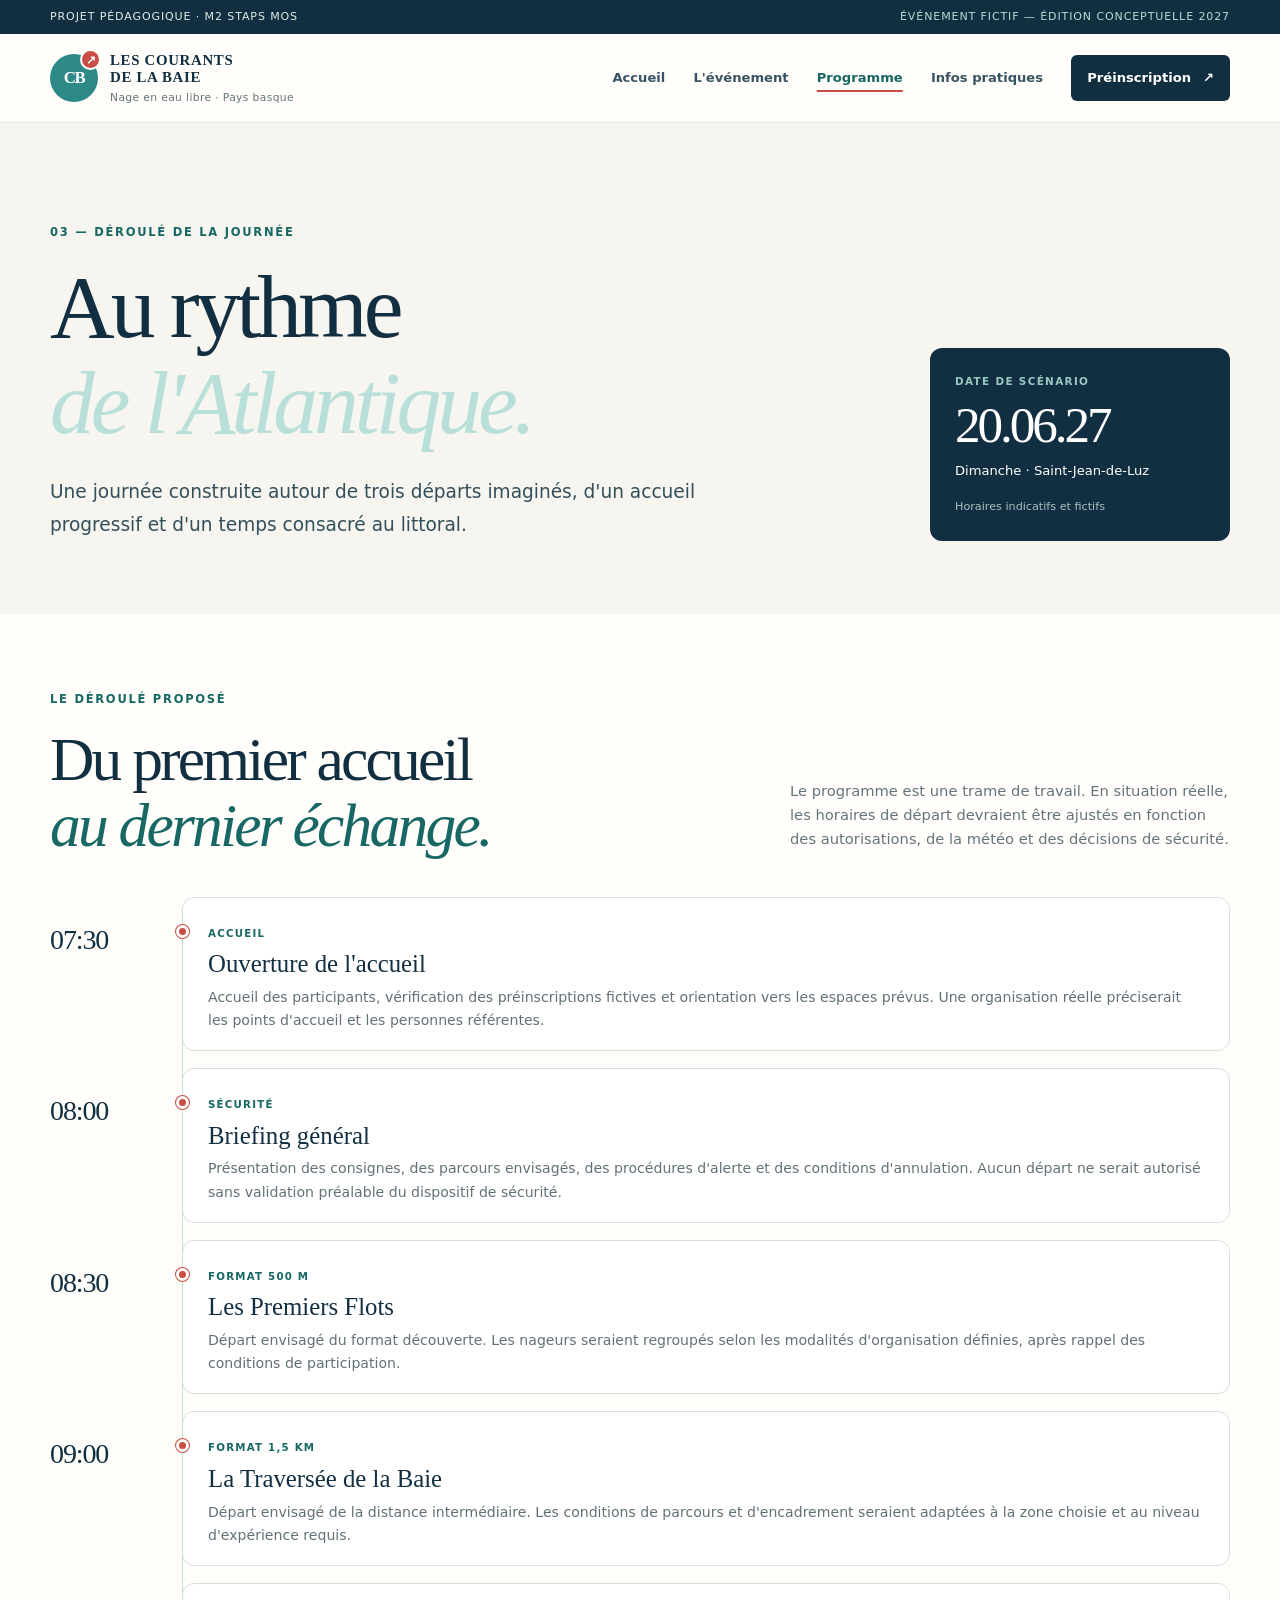
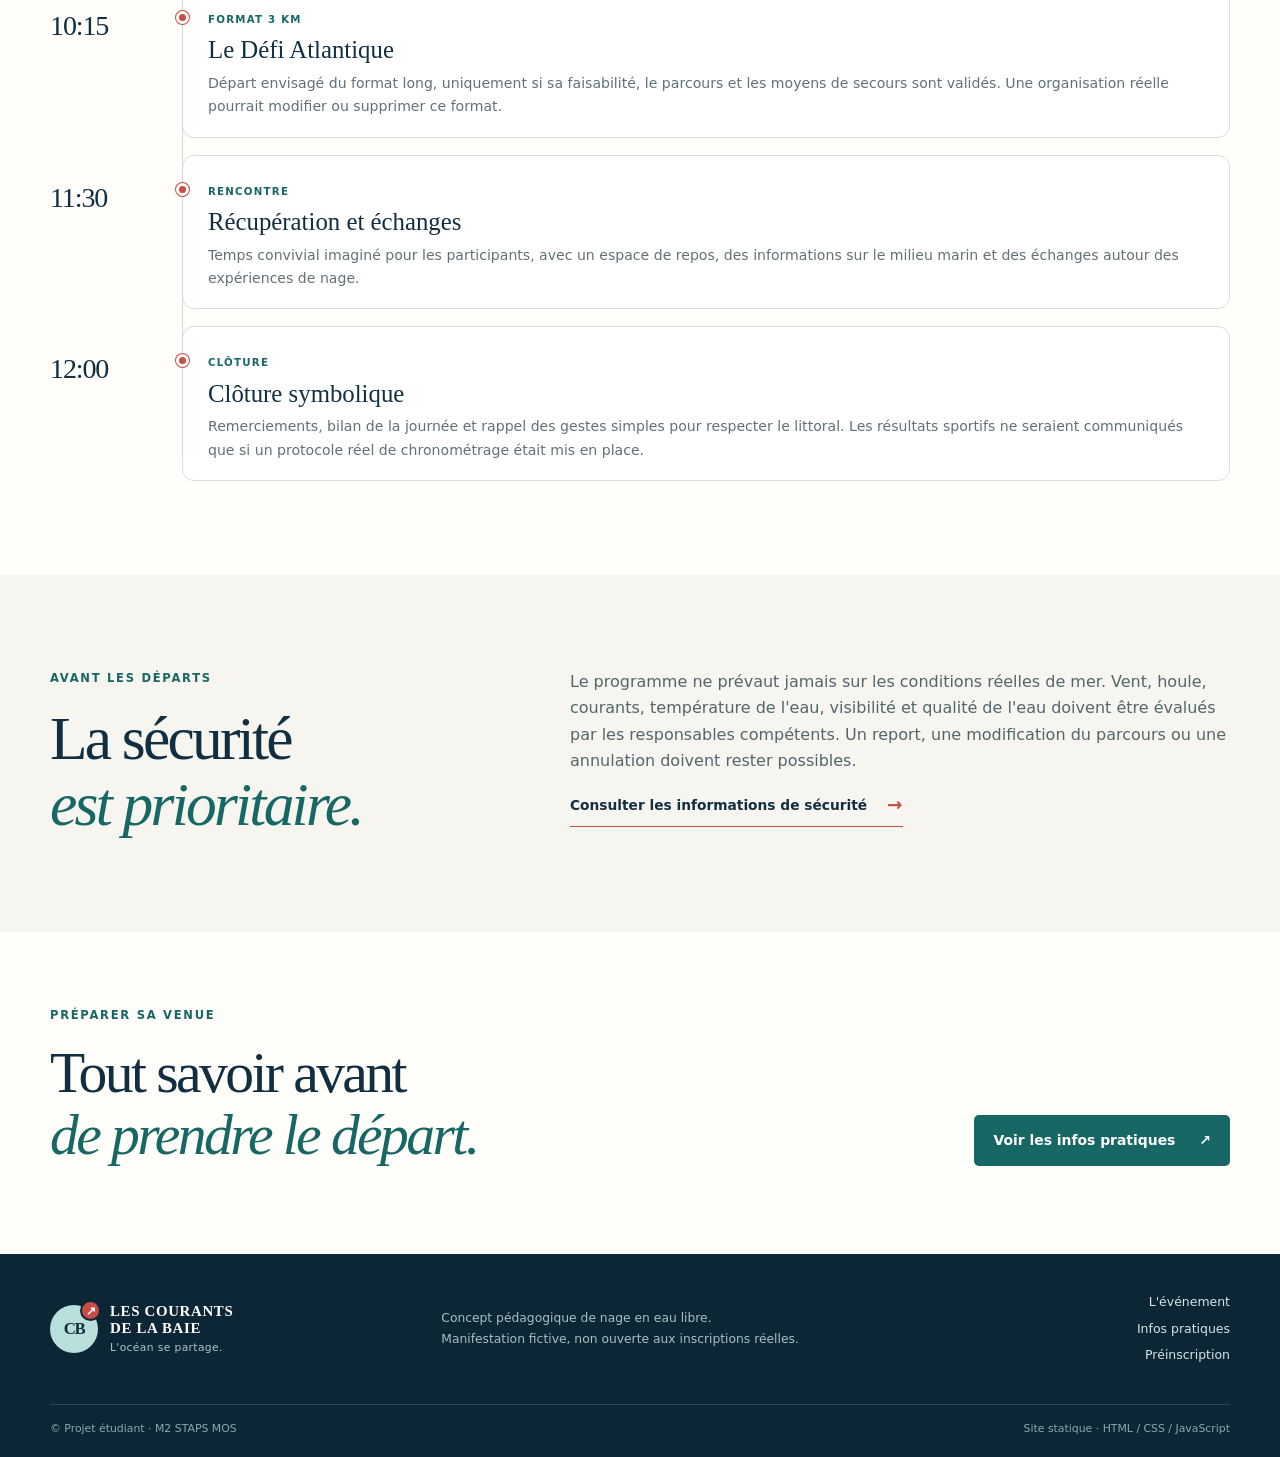
<file: programme.html>
<!doctype html>
<html lang="fr">
<head><meta charset="utf-8"><meta name="viewport" content="width=device-width, initial-scale=1"><meta name="description" content="Programme chronologique proposé pour le projet fictif Les Courants de la Baie."><title>Programme — Les Courants de la Baie</title><link rel="stylesheet" href="style.css"><script src="script.js" defer></script></head>
<body>
<a class="skip-link" href="#contenu">Aller au contenu</a><div class="topline"><span>Projet pédagogique · M2 STAPS MOS</span><span>Événement fictif — édition conceptuelle 2027</span></div>
<header class="site-header"><a class="brand" href="index.html" aria-label="Les Courants de la Baie, accueil"><span class="brand-mark" aria-hidden="true">CB<span>↗</span></span><span class="brand-copy"><strong>LES COURANTS<br>DE LA BAIE</strong><small>Nage en eau libre · Pays basque</small></span></a><button class="nav-toggle" type="button" aria-expanded="false" aria-controls="navigation-principale"><span></span><span></span><span></span><span class="sr-only">Ouvrir le menu</span></button><nav class="main-nav" id="navigation-principale" aria-label="Navigation principale"><a href="index.html">Accueil</a><a href="evenement.html">L'événement</a><a href="programme.html" aria-current="page">Programme</a><a href="infos-pratiques.html">Infos pratiques</a><a class="nav-cta" href="inscriptions.html">Préinscription <span aria-hidden="true">↗</span></a></nav></header>
<main id="contenu">
  <section class="inner-hero"><div class="container inner-hero-grid"><div><p class="eyebrow">03 — Déroulé de la journée</p><h1>Au rythme<br><em>de l'Atlantique.</em></h1><p class="lead">Une journée construite autour de trois départs imaginés, d'un accueil progressif et d'un temps consacré au littoral.</p></div><div class="inner-hero-card"><span class="hero-card-label">DATE DE SCÉNARIO</span><strong>20.06.27</strong><span>Dimanche · Saint-Jean-de-Luz</span><small>Horaires indicatifs et fictifs</small></div></div></section>
  <section class="section container timeline-section"><div class="section-heading section-heading-wide"><div><p class="eyebrow">Le déroulé proposé</p><h2>Du premier accueil<br><em>au dernier échange.</em></h2></div><p>Le programme est une trame de travail. En situation réelle, les horaires de départ devraient être ajustés en fonction des autorisations, de la météo et des décisions de sécurité.</p></div>
    <ol class="timeline">
      <li><time datetime="07:30">07:30</time><div class="timeline-marker" aria-hidden="true"></div><div class="timeline-card"><span class="timeline-type">ACCUEIL</span><h3>Ouverture de l'accueil</h3><p>Accueil des participants, vérification des préinscriptions fictives et orientation vers les espaces prévus. Une organisation réelle préciserait les points d'accueil et les personnes référentes.</p></div></li>
      <li><time datetime="08:00">08:00</time><div class="timeline-marker" aria-hidden="true"></div><div class="timeline-card"><span class="timeline-type">SÉCURITÉ</span><h3>Briefing général</h3><p>Présentation des consignes, des parcours envisagés, des procédures d'alerte et des conditions d'annulation. Aucun départ ne serait autorisé sans validation préalable du dispositif de sécurité.</p></div></li>
      <li><time datetime="08:30">08:30</time><div class="timeline-marker" aria-hidden="true"></div><div class="timeline-card"><span class="timeline-type">FORMAT 500 M</span><h3>Les Premiers Flots</h3><p>Départ envisagé du format découverte. Les nageurs seraient regroupés selon les modalités d'organisation définies, après rappel des conditions de participation.</p></div></li>
      <li><time datetime="09:00">09:00</time><div class="timeline-marker" aria-hidden="true"></div><div class="timeline-card"><span class="timeline-type">FORMAT 1,5 KM</span><h3>La Traversée de la Baie</h3><p>Départ envisagé de la distance intermédiaire. Les conditions de parcours et d'encadrement seraient adaptées à la zone choisie et au niveau d'expérience requis.</p></div></li>
      <li><time datetime="10:15">10:15</time><div class="timeline-marker" aria-hidden="true"></div><div class="timeline-card"><span class="timeline-type">FORMAT 3 KM</span><h3>Le Défi Atlantique</h3><p>Départ envisagé du format long, uniquement si sa faisabilité, le parcours et les moyens de secours sont validés. Une organisation réelle pourrait modifier ou supprimer ce format.</p></div></li>
      <li><time datetime="11:30">11:30</time><div class="timeline-marker" aria-hidden="true"></div><div class="timeline-card"><span class="timeline-type">RENCONTRE</span><h3>Récupération et échanges</h3><p>Temps convivial imaginé pour les participants, avec un espace de repos, des informations sur le milieu marin et des échanges autour des expériences de nage.</p></div></li>
      <li><time datetime="12:00">12:00</time><div class="timeline-marker" aria-hidden="true"></div><div class="timeline-card"><span class="timeline-type">CLÔTURE</span><h3>Clôture symbolique</h3><p>Remerciements, bilan de la journée et rappel des gestes simples pour respecter le littoral. Les résultats sportifs ne seraient communiqués que si un protocole réel de chronométrage était mis en place.</p></div></li>
    </ol>
  </section>
  <section class="section section-muted"><div class="container two-note-grid"><div><p class="eyebrow">Avant les départs</p><h2>La sécurité<br><em>est prioritaire.</em></h2></div><div><p>Le programme ne prévaut jamais sur les conditions réelles de mer. Vent, houle, courants, température de l'eau, visibilité et qualité de l'eau doivent être évalués par les responsables compétents. Un report, une modification du parcours ou une annulation doivent rester possibles.</p><a class="text-link" href="infos-pratiques.html#securite">Consulter les informations de sécurité <span aria-hidden="true">→</span></a></div></div></section>
  <section class="section container cta-line"><div><p class="eyebrow">Préparer sa venue</p><h2>Tout savoir avant<br><em>de prendre le départ.</em></h2></div><a class="button button-primary" href="infos-pratiques.html">Voir les infos pratiques <span aria-hidden="true">↗</span></a></section>
</main>
<footer class="site-footer"><div class="container footer-main"><a class="brand brand-footer" href="index.html"><span class="brand-mark" aria-hidden="true">CB<span>↗</span></span><span class="brand-copy"><strong>LES COURANTS<br>DE LA BAIE</strong><small>L'océan se partage.</small></span></a><p>Concept pédagogique de nage en eau libre.<br>Manifestation fictive, non ouverte aux inscriptions réelles.</p><nav aria-label="Navigation de pied de page"><a href="evenement.html">L'événement</a><a href="infos-pratiques.html">Infos pratiques</a><a href="inscriptions.html">Préinscription</a></nav></div><div class="container footer-bottom"><span>© Projet étudiant · M2 STAPS MOS</span><span>Site statique · HTML / CSS / JavaScript</span></div></footer>
</body></html>
</file>
<file: style.css>
@charset "UTF-8";
:root {
  --ink: #122f42;
  --ink-2: #244657;
  --teal: #2d8988;
  --teal-dark: #176765;
  --aqua: #b8dfd9;
  --coral: #c94c45;
  --cream: #f7f5ef;
  --paper: #fffefa;
  --mist: #e9f0ed;
  --line: #d6e1dd;
  --muted: #64747b;
  --radius: 22px;
  --shadow: 0 18px 46px rgba(18, 47, 66, .10);
  --max: 1180px;
}
* { box-sizing: border-box; }
html { scroll-behavior: smooth; scroll-padding-top: 100px; }
body { margin: 0; background: var(--paper); color: var(--ink); font-family: Inter, ui-sans-serif, system-ui, -apple-system, BlinkMacSystemFont, "Segoe UI", sans-serif; line-height: 1.65; -webkit-font-smoothing: antialiased; }
img { display: block; max-width: 100%; }
a { color: inherit; }
button, input, textarea, select { font: inherit; }
button, a, input, textarea, select { outline-offset: 4px; }
:focus-visible { outline: 3px solid #e58563; }
.container { width: min(var(--max), calc(100% - 48px)); margin-inline: auto; }
.sr-only { position: absolute; width: 1px; height: 1px; padding: 0; margin: -1px; overflow: hidden; clip: rect(0,0,0,0); white-space: nowrap; border: 0; }
.skip-link { position: absolute; z-index: 200; top: 10px; left: 10px; padding: 10px 14px; transform: translateY(-150%); background: var(--paper); border-radius: 8px; }
.skip-link:focus { transform: translateY(0); }
.topline { display: flex; justify-content: space-between; gap: 20px; padding: 8px max(24px, calc((100% - var(--max)) / 2)); background: var(--ink); color: #dfece8; font-size: .69rem; letter-spacing: .08em; text-transform: uppercase; }
.topline span:last-child { color: #b9dcd5; }
.site-header { position: sticky; top: 0; z-index: 100; display: flex; align-items: center; justify-content: space-between; gap: 32px; padding: 18px max(24px, calc((100% - var(--max)) / 2)); background: rgba(255, 254, 250, .95); border-bottom: 1px solid rgba(18,47,66,.10); backdrop-filter: blur(16px); }
.brand { display: inline-flex; align-items: center; gap: 12px; flex: 0 0 auto; text-decoration: none; }
.brand-mark { display: grid; place-items: center; position: relative; width: 48px; height: 48px; border-radius: 50%; background: var(--teal); color: white; font-family: Georgia, serif; font-size: 1.05rem; font-weight: 700; letter-spacing: -.08em; }
.brand-mark span { position: absolute; right: -3px; top: -5px; display: grid; place-items: center; width: 21px; height: 21px; border: 2px solid var(--paper); border-radius: 50%; color: white; background: var(--coral); font-size: .73rem; letter-spacing: 0; }
.brand-copy { display: flex; flex-direction: column; line-height: 1.12; }
.brand-copy strong { font-family: Georgia, "Times New Roman", serif; font-size: .93rem; font-weight: 700; letter-spacing: .045em; }
.brand-copy small { margin-top: 6px; color: var(--muted); font-size: .67rem; letter-spacing: .035em; }
.main-nav { display: flex; align-items: center; gap: clamp(15px, 2.2vw, 30px); }
.main-nav a { color: #385361; font-size: .82rem; font-weight: 650; text-decoration: none; white-space: nowrap; transition: color .2s ease, background .2s ease; }
.main-nav a:hover, .main-nav a[aria-current="page"] { color: var(--teal-dark); }
.main-nav a[aria-current="page"]:not(.nav-cta) { text-decoration: underline; text-decoration-color: var(--coral); text-decoration-thickness: 2px; text-underline-offset: 8px; }
.main-nav .nav-cta { display: inline-flex; align-items: center; gap: 12px; padding: 12px 16px; color: white; background: var(--ink); border-radius: 6px; }
.main-nav .nav-cta:hover { background: var(--teal-dark); color: white; }
.nav-toggle { display: none; border: 0; background: transparent; cursor: pointer; padding: 9px; }
.nav-toggle span:not(.sr-only) { display: block; width: 23px; height: 2px; margin: 4px 0; background: var(--ink); }
.hero { position: relative; min-height: 660px; isolation: isolate; overflow: hidden; background: var(--ink); color: white; }
.hero-image, .page-hero > img { position: absolute; inset: 0; z-index: -2; width: 100%; height: 100%; object-fit: cover; }
.hero-image { object-position: center 58%; }
.hero-scrim { position: absolute; inset: 0; z-index: -1; background: linear-gradient(90deg, rgba(9,34,48,.87) 0%, rgba(10,37,51,.67) 43%, rgba(10,37,51,.08) 100%), linear-gradient(0deg, rgba(6,25,37,.48), transparent 35%); }
.hero-content { display: flex; min-height: 660px; flex-direction: column; justify-content: center; padding-block: 88px 70px; }
.eyebrow { margin: 0 0 17px; color: var(--teal-dark); font-size: .72rem; font-weight: 800; letter-spacing: .15em; text-transform: uppercase; }
.eyebrow-light { color: #d7eee9; }
.eyebrow-dot { display: inline-block; width: 8px; height: 8px; margin-right: 8px; vertical-align: 1px; border-radius: 50%; background: #f0836d; box-shadow: 0 0 0 5px rgba(240,131,109,.14); }
h1, h2, h3, p { margin-top: 0; }
h1, h2, h3 { line-height: 1.08; }
h1, h2 { font-family: Georgia, "Times New Roman", serif; font-weight: 500; letter-spacing: -.045em; }
h1 { max-width: 820px; margin-bottom: 26px; font-size: clamp(3.7rem, 8vw, 7.2rem); }
h1 em, h2 em { color: var(--aqua); font-weight: 400; }
.hero-intro { max-width: 570px; margin-bottom: 30px; color: #e0ebe8; font-size: clamp(1rem, 1.5vw, 1.18rem); }
.button-row { display: flex; flex-wrap: wrap; gap: 12px; }
.button { display: inline-flex; align-items: center; justify-content: center; gap: 24px; min-height: 48px; padding: 13px 18px; border: 1px solid transparent; border-radius: 5px; font-size: .87rem; font-weight: 750; text-decoration: none; transition: transform .2s ease, background .2s ease, border-color .2s ease; cursor: pointer; }
.button:hover { transform: translateY(-2px); }
.button-primary { color: white; background: var(--teal-dark); }
.button-primary:hover { background: var(--teal); }
.button-ghost { border-color: rgba(255,255,255,.55); color: white; background: rgba(255,255,255,.04); }
.button-ghost:hover { background: rgba(255,255,255,.12); }
.button-light { color: var(--ink); background: var(--cream); }
.button-light:hover { background: white; }
.button-outline-light { border-color: rgba(255,255,255,.5); color: white; background: transparent; }
.button-outline-light:hover { background: rgba(255,255,255,.1); }
.hero-footnote { display: flex; justify-content: space-between; gap: 20px; margin-top: 72px; padding-top: 15px; border-top: 1px solid rgba(255,255,255,.28); color: #d2e3e0; font-size: .66rem; letter-spacing: .11em; text-transform: uppercase; }
.event-strip { position: relative; display: grid; grid-template-columns: 1fr 1.5fr 1fr; gap: 0; padding-block: 27px 23px; }
.strip-item { padding: 4px 24px; border-right: 1px solid var(--line); }
.strip-item:first-child { padding-left: 0; }
.strip-item:nth-child(3) { border-right: 0; }
.strip-label, .summary-item span { display: block; margin-bottom: 6px; color: var(--muted); font-size: .68rem; font-weight: 750; letter-spacing: .11em; text-transform: uppercase; }
.strip-item strong { font-size: .89rem; font-weight: 750; }
.strip-note { grid-column: 1 / -1; display: flex; align-items: center; gap: 9px; margin-top: 17px; padding-top: 13px; border-top: 1px solid var(--line); color: #6b6f6d; font-size: .72rem; }
.status-dot { display: inline-block; width: 7px; height: 7px; border-radius: 100%; background: var(--coral); }
.section { padding-block: 94px; }
.section-muted { background: var(--cream); }
.section-intro { display: grid; grid-template-columns: .9fr 1.1fr; gap: clamp(42px, 8vw, 115px); align-items: start; }
.section-heading h2, h2 { margin-bottom: 0; font-size: clamp(2.4rem, 4.8vw, 4.3rem); }
.section-heading h2 em, h2 em { color: var(--teal-dark); }
.lead { color: #334f5b; font-size: 1.16rem; line-height: 1.75; }
.intro-copy > p:last-of-type { margin-bottom: 25px; }
.text-link { display: inline-flex; align-items: center; gap: 20px; padding-bottom: 5px; border-bottom: 1px solid var(--coral); color: var(--ink); font-size: .86rem; font-weight: 800; text-decoration: none; }
.text-link span { color: var(--coral); font-size: 1.15rem; transition: transform .2s ease; }
.text-link:hover span { transform: translateX(4px); }
.profile-grid { display: grid; grid-template-columns: 1.05fr .95fr; gap: clamp(34px, 6vw, 80px); align-items: center; }
.profile-panel h2 { margin-bottom: 24px; }
.profile-panel > p:not(.eyebrow):not(.micro-note) { max-width: 600px; color: #52646a; }
.student-fields { display: grid; gap: 0; margin-top: 29px; border-top: 1px solid #d9ddd4; }
.student-fields div { display: flex; justify-content: space-between; flex-wrap: wrap; gap: 8px 20px; padding: 14px 0; border-bottom: 1px solid #d9ddd4; }
.student-fields span { color: var(--muted); font-size: .79rem; }
.student-fields strong { font-size: .82rem; }
.micro-note { margin: 13px 0 0; color: #7f7770; font-size: .73rem; }
.profile-visual { position: relative; margin: 0; }
.profile-visual img { width: 100%; min-height: 350px; max-height: 510px; object-fit: cover; border-radius: var(--radius); }
.profile-visual figcaption { display: flex; justify-content: space-between; gap: 14px; margin-top: 10px; color: var(--muted); font-size: .7rem; }
.section-heading-wide { display: flex; align-items: end; justify-content: space-between; gap: 40px; margin-bottom: 38px; }
.section-heading-wide > p { max-width: 440px; margin: 0 0 7px; color: var(--muted); font-size: .92rem; }
.distance-grid { display: grid; grid-template-columns: repeat(3, 1fr); gap: 17px; }
.distance-card { display: flex; flex-direction: column; min-height: 350px; padding: 25px; border-radius: 7px; }
.distance-card-light { background: #f0eee6; }
.distance-card-teal { background: #d9ece7; }
.distance-card-dark { color: white; background: var(--ink); }
.card-index { font-size: .67rem; font-weight: 800; letter-spacing: .12em; opacity: .72; }
.distance { margin: 26px 0 13px; font-family: Georgia, serif; font-size: clamp(3rem, 5vw, 4.4rem); line-height: .95; letter-spacing: -.06em; }
.distance span { margin-left: 6px; font-family: Inter, sans-serif; font-size: 1rem; font-weight: 700; letter-spacing: 0; }
.distance-card h3 { margin-bottom: 12px; font-family: Georgia, serif; font-size: 1.55rem; font-weight: 500; letter-spacing: -.025em; }
.distance-card p:not(.distance) { color: #54666c; font-size: .88rem; }
.distance-card-dark p:not(.distance) { color: #c9d8d8; }
.distance-card .text-link { margin-top: auto; align-self: flex-start; }
.text-link-light { color: white; border-color: #eea091; }
.closing-band { padding-block: 76px; color: white; background: var(--teal-dark); }
.closing-content { display: grid; grid-template-columns: 1fr .75fr; gap: 60px; align-items: end; }
.closing-content h2 { font-size: clamp(2.8rem, 5vw, 4.8rem); }
.closing-content h2 em { color: #c7e7e0; }
.closing-content > div:last-child > p { max-width: 460px; margin-bottom: 22px; color: #e1f0ed; }
.site-footer { color: #d6e4e2; background: #0d2636; }
.footer-main { display: grid; grid-template-columns: 1fr 1.1fr 1fr; gap: 30px; align-items: center; padding-block: 38px; }
.brand-footer .brand-mark { color: var(--ink); background: #b8dfd9; }
.brand-footer .brand-mark span { border-color: #0d2636; }
.brand-footer .brand-copy strong { color: white; }
.brand-footer .brand-copy small { color: #adc6c6; }
.footer-main > p { margin: 0; color: #a8c0c2; font-size: .77rem; }
.footer-main nav { display: flex; flex-direction: column; align-items: flex-end; gap: 6px; }
.footer-main nav a { color: #d6e4e2; font-size: .78rem; text-decoration: none; }
.footer-main nav a:hover { color: white; text-decoration: underline; }
.footer-bottom { display: flex; justify-content: space-between; gap: 20px; padding-block: 15px 19px; border-top: 1px solid rgba(255,255,255,.15); color: #8ca9ad; font-size: .68rem; }
/* Secondary pages */
.page-hero { position: relative; min-height: 550px; display: flex; align-items: end; overflow: hidden; isolation: isolate; color: white; background: var(--ink); }
.page-hero > img { object-position: center 48%; }
.page-hero-overlay { position: absolute; inset: 0; z-index: -1; background: linear-gradient(90deg, rgba(9,34,48,.82), rgba(9,34,48,.17)), linear-gradient(0deg, rgba(9,34,48,.7), transparent 60%); }
.page-hero-content { padding-block: 120px 51px; }
.page-hero h1 { margin-bottom: 16px; font-size: clamp(3.6rem, 7vw, 6.4rem); }
.page-hero-content > p:not(.eyebrow) { max-width: 650px; margin-bottom: 24px; color: #e0eeea; font-size: 1.08rem; }
.hero-meta { display: flex; gap: 28px; flex-wrap: wrap; color: #d1e4e0; font-size: .74rem; letter-spacing: .07em; text-transform: uppercase; }
.split-section { display: grid; grid-template-columns: .85fr 1.15fr; gap: clamp(44px, 8vw, 120px); }
.rich-copy > p { color: #586c71; }
.rich-copy .lead { color: #314f5b; }
.format-list { border-top: 1px solid #cbdcd7; }
.format-row { display: grid; grid-template-columns: 150px 1fr 120px; gap: 30px; align-items: start; padding: 31px 0; border-bottom: 1px solid #cbdcd7; }
.format-distance { font-family: Georgia, serif; font-size: 3.45rem; line-height: .95; letter-spacing: -.06em; }
.format-distance span { margin-left: 4px; font-family: Inter, sans-serif; font-size: .92rem; font-weight: 750; letter-spacing: 0; }
.format-distance small { display: block; margin-top: 10px; color: var(--teal-dark); font-family: Inter, sans-serif; font-size: .62rem; font-weight: 800; letter-spacing: .13em; }
.format-text h3 { margin-bottom: 9px; font-family: Georgia, serif; font-size: 1.7rem; font-weight: 500; }
.format-text p { margin-bottom: 10px; color: #5b6c70; font-size: .91rem; }
.format-text .format-audience { margin-bottom: 0; font-size: .81rem; }
.format-tag { justify-self: end; padding: 7px 10px; border-radius: 99px; color: var(--teal-dark); background: #d8ece6; font-size: .7rem; font-weight: 800; }
.eco-grid { display: grid; grid-template-columns: 1fr 1fr; gap: clamp(40px, 7vw, 92px); align-items: center; }
.eco-image { margin: 0; }
.eco-image img { width: 100%; height: 435px; object-fit: cover; border-radius: var(--radius); }
.eco-copy p:not(.eyebrow) { color: #5b6d70; }
.notice { display: flex; gap: 14px; padding: 18px; border: 1px solid #d9e5e0; border-radius: 12px; background: #f6faf7; }
.notice-warm { border-color: #ecd6bd; background: #fff8ed; }
.notice-icon { display: grid; place-items: center; flex: 0 0 auto; width: 27px; height: 27px; border-radius: 50%; color: white; background: var(--teal-dark); font-weight: 800; }
.notice-warm .notice-icon { background: var(--coral); }
.notice strong { display: block; margin-bottom: 4px; font-size: .88rem; }
.notice p { margin-bottom: 0; color: #596a6b; font-size: .84rem; }
.narrow-section { max-width: 930px; padding-top: 0; }
.cta-panel { display: grid; grid-template-columns: 1fr .85fr; gap: 60px; align-items: end; margin-bottom: 80px; padding: 42px; border-radius: var(--radius); color: white; background: var(--ink); }
.cta-panel h2 { font-size: clamp(2.6rem, 5vw, 4rem); }
.cta-panel h2 em { color: var(--aqua); }
.cta-panel-copy p { color: #d2e1de; }
.inner-hero { padding-block: 100px 73px; background: var(--cream); }
.inner-hero-grid { display: grid; grid-template-columns: 1fr 300px; gap: 60px; align-items: end; }
.inner-hero h1 { margin-bottom: 24px; font-size: clamp(3.5rem, 7vw, 6rem); }
.inner-hero .lead { max-width: 650px; margin-bottom: 0; }
.inner-hero-card { display: flex; flex-direction: column; gap: 8px; padding: 25px; border-radius: 12px; color: white; background: var(--ink); }
.hero-card-label { color: #9bc9c2; font-size: .65rem; font-weight: 800; letter-spacing: .13em; }
.inner-hero-card strong { font-family: Georgia, serif; font-size: 3.2rem; font-weight: 500; line-height: 1.05; letter-spacing: -.06em; }
.inner-hero-card > span:not(.hero-card-label) { font-size: .82rem; }
.inner-hero-card small { margin-top: 8px; color: #adbfbe; font-size: .7rem; }
.timeline-section { padding-top: 76px; }
.timeline { position: relative; display: flex; flex-direction: column; gap: 17px; margin: 0; padding: 0; list-style: none; }
.timeline::before { position: absolute; top: 14px; bottom: 25px; left: 132px; width: 1px; content: ""; background: #c7dcd6; }
.timeline li { display: grid; grid-template-columns: 100px 1fr; gap: 32px; align-items: start; }
.timeline time { padding-top: 20px; font-family: Georgia, serif; font-size: 1.75rem; letter-spacing: -.04em; }
.timeline-marker { position: absolute; left: 126px; margin-top: 28px; width: 13px; height: 13px; border: 3px solid var(--paper); border-radius: 50%; background: var(--coral); box-shadow: 0 0 0 1px var(--coral); }
.timeline-card { grid-column: 2; padding: 21px 25px 18px; border: 1px solid var(--line); border-radius: 12px; background: white; }
.timeline-type { color: var(--teal-dark); font-size: .64rem; font-weight: 850; letter-spacing: .12em; }
.timeline-card h3 { margin: 6px 0 8px; font-family: Georgia, serif; font-size: 1.55rem; font-weight: 500; }
.timeline-card p { margin-bottom: 0; color: #617177; font-size: .88rem; }
.two-note-grid { display: grid; grid-template-columns: .8fr 1.2fr; gap: 80px; align-items: start; }
.two-note-grid > div:last-child { color: #52666b; }
.cta-line { display: flex; align-items: end; justify-content: space-between; gap: 40px; padding-top: 74px; padding-bottom: 88px; }
.cta-line h2 { font-size: clamp(2.5rem, 4.5vw, 4rem); }
.practical-layout { display: grid; grid-template-columns: 310px 1fr; gap: 70px; align-items: start; }
.practical-summary { position: sticky; top: 122px; overflow: hidden; border-radius: 14px; background: #e3efeb; }
.summary-top { padding: 25px 25px 22px; color: white; background: var(--ink); }
.summary-top h2 { font-size: 2.1rem; }
.summary-top h2 em { color: var(--aqua); }
.summary-item { margin-inline: 24px; padding: 17px 0; border-bottom: 1px solid #c9ddd7; }
.summary-item strong { display: block; font-size: .86rem; }
.summary-disclaimer { margin: 0; padding: 19px 24px 24px; color: #637370; font-size: .74rem; }
.practical-content { display: flex; flex-direction: column; }
.info-block { display: grid; grid-template-columns: 36px 1fr; gap: 20px; padding: 0 0 32px; margin-bottom: 32px; border-bottom: 1px solid var(--line); }
.info-block:last-child { margin-bottom: 0; border-bottom: 0; }
.info-number { padding-top: 4px; color: var(--coral); font-family: Georgia, serif; font-size: 1.3rem; }
.info-block h2 { margin-bottom: 15px; font-family: Georgia, serif; font-size: 2rem; }
.info-block p { color: #596b70; font-size: .9rem; }
.info-block a { margin-top: 3px; }
.check-list { display: grid; gap: 10px; margin: 15px 0 20px; padding: 0; list-style: none; }
.check-list li { position: relative; padding-left: 27px; color: #4f656b; font-size: .88rem; }
.check-list li::before { position: absolute; top: .05em; left: 0; content: "✓"; color: var(--teal-dark); font-weight: 900; }
.form-layout { display: grid; grid-template-columns: .75fr 1.25fr; gap: clamp(40px, 7vw, 90px); align-items: start; }
.form-intro h2 { margin-bottom: 22px; }
.form-intro > p:not(.eyebrow) { color: #5e7075; }
.form-side-image { position: relative; margin: 28px 0; overflow: hidden; border-radius: 14px; }
.form-side-image img { width: 100%; height: 225px; object-fit: cover; }
.form-side-image span { position: absolute; right: 0; bottom: 0; left: 0; padding: 11px 14px; color: white; background: linear-gradient(transparent, rgba(9,34,48,.85)); font-size: .68rem; }
.form-card { padding: clamp(22px, 4vw, 40px); border: 1px solid #dce5e0; border-radius: 18px; background: white; box-shadow: var(--shadow); }
.form-heading { margin-bottom: 28px; padding-bottom: 21px; border-bottom: 1px solid var(--line); }
.form-step { color: var(--teal-dark); font-size: .64rem; font-weight: 850; letter-spacing: .15em; }
.form-heading h2 { margin: 10px 0 9px; font-size: 2.15rem; }
.form-heading p { margin-bottom: 0; color: var(--muted); font-size: .82rem; }
.field { display: flex; flex-direction: column; gap: 8px; margin: 0 0 21px; padding: 0; border: 0; min-width: 0; }
.field label, .field legend { color: var(--ink); font-size: .82rem; font-weight: 800; }
.field label span, .field legend span, .consent-check span span { color: var(--coral); }
.field input, .field select, .field textarea { width: 100%; min-height: 47px; padding: 12px 13px; border: 1px solid #cbd9d5; border-radius: 6px; color: var(--ink); background: #fbfcfa; font-size: .9rem; }
.field textarea { min-height: 110px; resize: vertical; }
.field input::placeholder, .field textarea::placeholder { color: #8a9a9b; }
.field small { color: #728082; font-size: .72rem; }
.field-row { display: grid; grid-template-columns: 1fr 1fr; gap: 15px; }
.radio-cards { display: grid; grid-template-columns: repeat(3, 1fr); gap: 8px; margin-top: 4px; }
.radio-card { display: flex; gap: 8px; align-items: flex-start; padding: 13px 10px; border: 1px solid #cbd9d5; border-radius: 8px; background: #fbfcfa; cursor: pointer; }
.radio-card:has(input:checked) { border-color: var(--teal-dark); background: #edf7f3; box-shadow: inset 0 0 0 1px var(--teal-dark); }
.radio-card input { flex: 0 0 auto; width: 16px; min-height: 16px; height: 16px; margin: 3px 0 0; accent-color: var(--teal-dark); }
.radio-card span { display: flex; flex-direction: column; gap: 5px; }
.radio-card strong { font-size: .95rem; }
.radio-card small { font-size: .65rem; line-height: 1.35; }
.consent-check { display: flex; align-items: start; gap: 10px; margin: 21px 0; color: #546a6d; font-size: .8rem; }
.consent-check input { flex: 0 0 auto; width: 17px; height: 17px; margin-top: 3px; accent-color: var(--teal-dark); }
.button-full { width: 100%; }
.form-privacy { margin: 12px 0 0; color: #7b8989; text-align: center; font-size: .7rem; }
.form-feedback { margin-top: 17px; padding: 16px; border: 1px solid #a4d0bd; border-radius: 8px; color: #165749; background: #edf9f2; font-size: .87rem; }
.form-feedback.is-error { border-color: #e0b2a9; color: #84352c; background: #fff2ee; }
@media (max-width: 1000px) {
  .site-header { gap: 15px; }
  .main-nav { gap: 14px; }
  .main-nav a { font-size: .77rem; }
  .main-nav .nav-cta { gap: 7px; padding: 11px 12px; }
  .brand-copy strong { font-size: .8rem; }
  .brand-copy small { font-size: .62rem; }
  .section-intro, .profile-grid, .split-section, .eco-grid { gap: 42px; }
  .practical-layout { grid-template-columns: 265px 1fr; gap: 40px; }
  .format-row { grid-template-columns: 120px 1fr 100px; gap: 22px; }
}
@media (max-width: 820px) {
  .topline { font-size: .59rem; letter-spacing: .04em; }
  .site-header { padding-block: 14px; }
  .nav-toggle { display: block; }
  .main-nav { position: absolute; top: 100%; right: 0; left: 0; display: none; align-items: stretch; flex-direction: column; gap: 0; padding: 12px 24px 22px; border-bottom: 1px solid var(--line); background: var(--paper); box-shadow: 0 16px 25px rgba(18,47,66,.08); }
  .main-nav.is-open { display: flex; }
  .main-nav a { padding: 13px 4px; font-size: .9rem; }
  .main-nav a[aria-current="page"]:not(.nav-cta) { text-decoration: none; border-left: 3px solid var(--coral); padding-left: 12px; }
  .main-nav .nav-cta { justify-content: space-between; margin-top: 9px; padding: 13px 16px; }
  .hero, .hero-content { min-height: 620px; }
  .hero-scrim { background: linear-gradient(90deg, rgba(9,34,48,.87), rgba(9,34,48,.37)), linear-gradient(0deg, rgba(6,25,37,.53), transparent 45%); }
  .event-strip { grid-template-columns: 1fr 1fr; row-gap: 14px; }
  .strip-item:nth-child(2) { border-right: 0; }
  .strip-item:nth-child(3) { padding-left: 0; }
  .section { padding-block: 72px; }
  .section-intro, .profile-grid, .split-section, .eco-grid, .closing-content, .cta-panel, .two-note-grid, .form-layout { grid-template-columns: 1fr; }
  .section-intro { gap: 25px; }
  .section-heading-wide { align-items: start; flex-direction: column; gap: 17px; }
  .section-heading-wide > p { max-width: 650px; }
  .distance-grid { grid-template-columns: 1fr 1fr; }
  .distance-card:last-child { grid-column: 1 / -1; min-height: 290px; }
  .closing-content { gap: 30px; }
  .footer-main { grid-template-columns: 1fr 1fr; }
  .footer-main nav { grid-column: 1 / -1; align-items: start; flex-direction: row; flex-wrap: wrap; gap: 10px 20px; padding-top: 17px; border-top: 1px solid rgba(255,255,255,.14); }
  .inner-hero-grid { grid-template-columns: 1fr; gap: 30px; }
  .inner-hero-card { max-width: 390px; }
  .format-row { grid-template-columns: 100px 1fr; gap: 20px; }
  .format-tag { grid-column: 2; justify-self: start; }
  .practical-layout { grid-template-columns: 1fr; }
  .practical-summary { position: static; }
  .cta-line { align-items: start; flex-direction: column; }
}
@media (max-width: 540px) {
  .container { width: min(100% - 32px, var(--max)); }
  .topline { padding-inline: 16px; flex-direction: column; gap: 2px; }
  .brand { gap: 9px; }
  .brand-mark { width: 42px; height: 42px; }
  .brand-copy strong { font-size: .74rem; }
  .brand-copy small { max-width: 165px; font-size: .58rem; }
  .hero, .hero-content { min-height: 650px; }
  .hero-image { object-position: 62% center; }
  .hero-content { padding-block: 70px 35px; }
  h1 { font-size: clamp(3rem, 16vw, 4.4rem); }
  h2 { font-size: clamp(2.4rem, 12vw, 3.5rem); }
  .hero-intro { font-size: .98rem; }
  .button-row { flex-direction: column; align-items: stretch; }
  .button-row .button { width: 100%; }
  .hero-footnote { align-items: start; flex-direction: column; gap: 7px; margin-top: 47px; }
  .event-strip { width: 100%; padding: 22px 16px; grid-template-columns: 1fr; }
  .strip-item, .strip-item:first-child, .strip-item:nth-child(3) { padding: 10px 0; border-right: 0; border-bottom: 1px solid var(--line); }
  .strip-note { margin-top: 10px; }
  .section { padding-block: 58px; }
  .distance-grid { grid-template-columns: 1fr; }
  .distance-card, .distance-card:last-child { grid-column: auto; min-height: auto; }
  .profile-visual img { min-height: 260px; }
  .profile-visual figcaption { flex-direction: column; gap: 3px; }
  .closing-band { padding-block: 58px; }
  .footer-main { grid-template-columns: 1fr; }
  .footer-main > p { margin-top: 3px; }
  .footer-main nav { grid-column: auto; }
  .footer-bottom { flex-direction: column; gap: 6px; }
  .page-hero { min-height: 570px; }
  .page-hero-content { padding-block: 100px 35px; }
  .page-hero h1 { font-size: 3.6rem; }
  .hero-meta { flex-direction: column; gap: 7px; }
  .format-row { grid-template-columns: 1fr; gap: 14px; }
  .format-distance { font-size: 3rem; }
  .format-tag { grid-column: auto; }
  .eco-image img { height: 280px; }
  .cta-panel { margin-bottom: 40px; padding: 25px; }
  .inner-hero { padding-block: 70px 52px; }
  .inner-hero h1 { font-size: 3.5rem; }
  .inner-hero-card { width: 100%; }
  .timeline { gap: 16px; }
  .timeline::before { left: 7px; }
  .timeline li { position: relative; grid-template-columns: 1fr; gap: 8px; padding-left: 28px; }
  .timeline time { padding-top: 0; font-size: 1.35rem; }
  .timeline-marker { left: 1px; margin-top: 7px; }
  .timeline-card { grid-column: auto; padding: 18px; }
  .two-note-grid { gap: 22px; }
  .cta-line { padding-block: 55px; }
  .practical-layout { gap: 35px; }
  .info-block { grid-template-columns: 27px 1fr; gap: 12px; }
  .info-block h2 { font-size: 1.8rem; }
  .form-layout { gap: 36px; }
  .form-card { padding: 21px 17px; }
  .field-row { grid-template-columns: 1fr; gap: 0; }
  .radio-cards { grid-template-columns: 1fr; }
  .radio-card { align-items: center; }
}
@media (prefers-reduced-motion: reduce) { html { scroll-behavior: auto; } *, *::before, *::after { animation-duration: .01ms !important; animation-iteration-count: 1 !important; transition-duration: .01ms !important; } }
@media print { .topline, .main-nav, .nav-toggle, .button, .site-footer nav { display: none !important; } .site-header { position: static; } body { color: #111; background: white; } .hero, .page-hero { min-height: auto; color: #111; background: white; } .hero-image, .page-hero > img, .hero-scrim, .page-hero-overlay { display: none; } .hero-content, .page-hero-content { min-height: 0; padding: 30px 0; color: #111; } h1, h2, h1 em, h2 em { color: #111 !important; } .section { padding-block: 30px; } }
</file>
